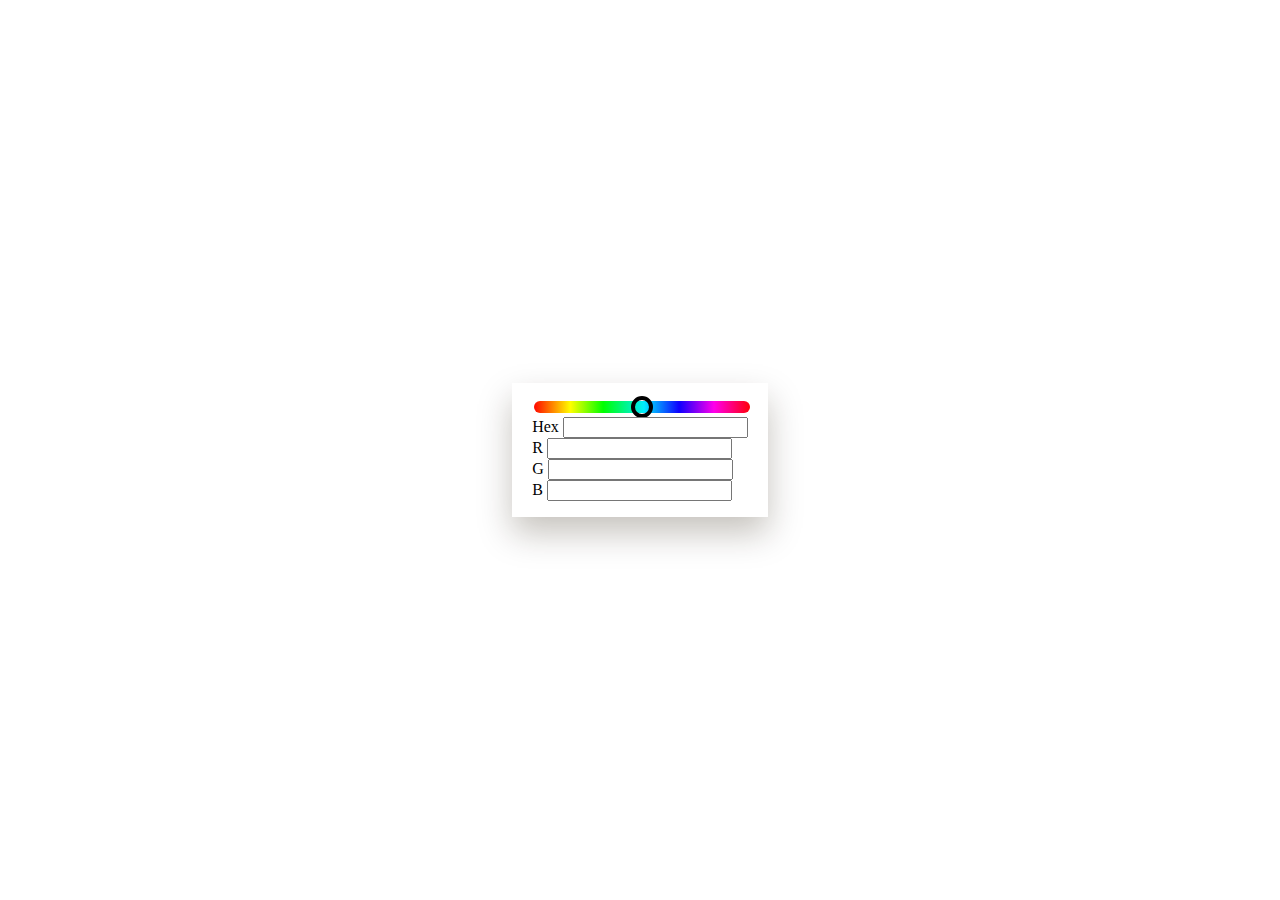
<file: color-picker/index.html>
<!DOCTYPE html>
<html lang="en">
    <head>
        <!-- 
            "Color Picker"
            Designed by Phil Goodwin for FiveBox 
            
            https://dribbble.com/shots/11146660-Color-Picker-FREEBIE
         -->
        <meta charset="UTF-8" />
        <meta name="viewport" content="width=device-width, initial-scale=1.0" />
        <title>Color Picker</title>
        <link rel="stylesheet" href="./style/main.css" />
    </head>
    <body>
        <color-picker></color-picker>
    </body>
    <script src="./components/color-picker.js"></script>
</html>
</file>
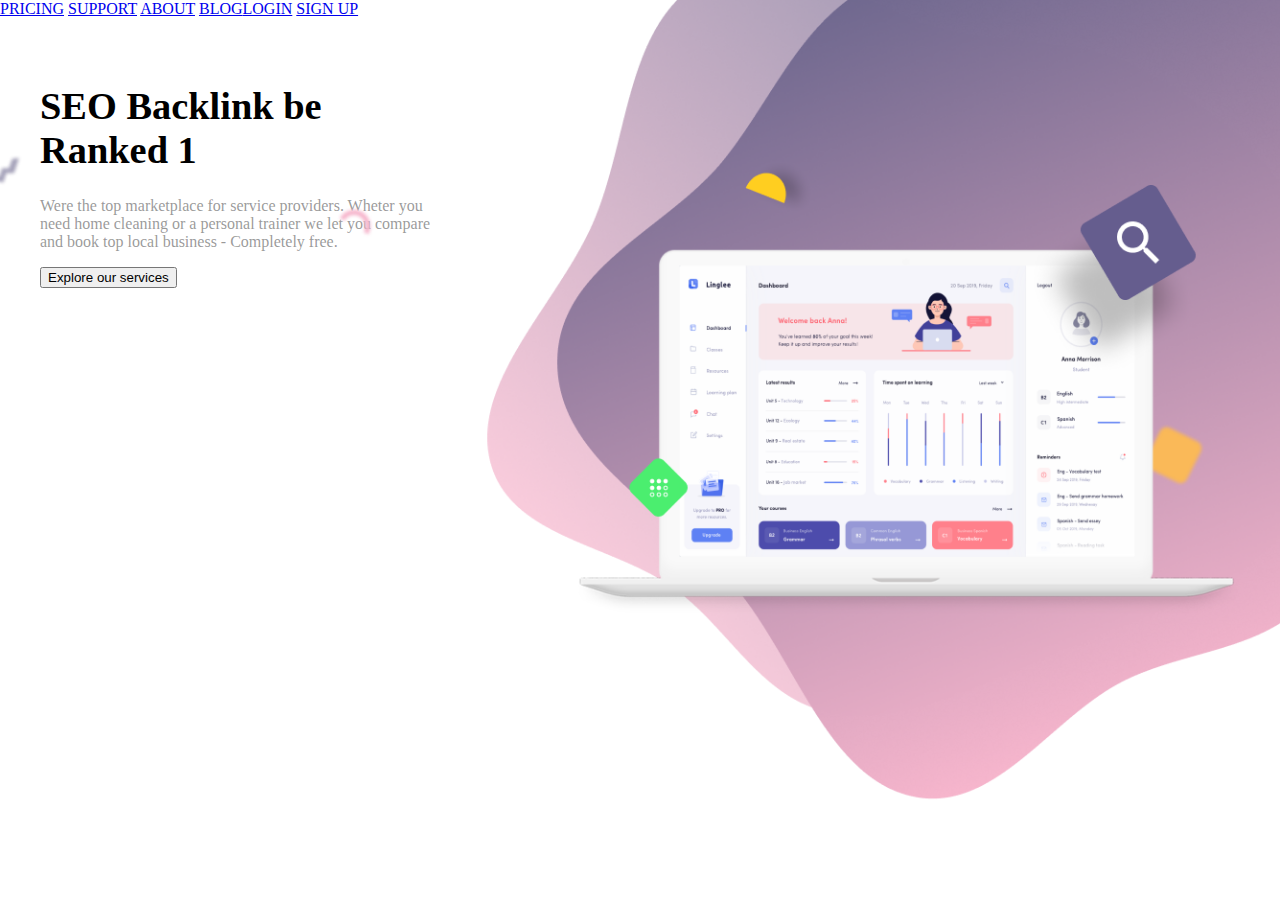
<file: seo-optimization/index.html>
<!DOCTYPE html>
<html lang="en">
  <head>
    <meta charset="UTF-8" />
    <meta name="viewport" content="width=device-width, initial-scale=1.0" />
    <title>SEO Optimization</title>
    <link rel="stylesheet" href="style/main.css" />
    <link
      rel="stylesheet"
      href="https://use.fontawesome.com/releases/v5.15.1/css/all.css"
      integrity="sha384-vp86vTRFVJgpjF9jiIGPEEqYqlDwgyBgEF109VFjmqGmIY/Y4HV4d3Gp2irVfcrp"
      crossorigin="anonymous"
    />
  </head>
  <body>
    <header>
      <nav>
        <a href="#" class="uppercase nav--item">Pricing</a>
        <a href="#" class="uppercase nav--item">Support</a>
        <a href="#" class="uppercase nav--item">About</a>
        <a href="#" class="uppercase nav--item">Blog</a>
      </nav>
      <div id="login--section">
        <a href="#" class="uppercase">Login</a>
        <a href="#" class="uppercase">sign up</a>
      </div>
    </header>

    <main>
      <div class="section" id="hero-section">
        <h1 class="title">SEO Backlink be Ranked 1</h1>
        <p class="text">
          Were the top marketplace for service providers. Wheter you need home
          cleaning or a personal trainer we let you compare and book top local
          business - Completely free.
        </p>
        <button id="call-to-action">Explore our services</button>
        <img class="bg-image" src="./assets/Dashboard image.png" alt="" />
      </div>
      <!-- <footer class="section">
        <div class="group">
          <h3 class="group--title">Company</h3>
          <div class="group--content">
            <div class="group--item">about</div>
            <div class="group--item">contact</div>
            <div class="group--item">press</div>
            <div class="group--item">team</div>
            <div class="group--item">blog</div>
          </div>
        </div>
        <div class="group">
          <h3 class="group--title">Customers</h3>
          <div class="group--content">
            <div class="group--item">services</div>
            <div class="group--item">my account</div>
            <div class="group--item">support</div>
            <div class="group--item">faq</div>
          </div>
        </div>
        <div class="group">
          <h3 class="group--title">Providers</h3>
          <div class="group--content">
            <div class="group--item">about</div>
            <div class="group--item">contact</div>
            <div class="group--item">press</div>
            <div class="group--item">team</div>
            <div class="group--item">blog</div>
          </div>
        </div>
        <div class="group" id="recent-blog">
          <h3 class="group--title">Recent blog</h3>
          <div class="group--content">
            <div class="blog-post">
              <h4 class="blog-post--title">UX Design</h4>
              <p class="blog-post--text">
                Lorem ipsum is simply dumy texts is widely used in the design.
                <a href="#">Read More</a>
              </p>
            </div>
            <div class="blog-post">
              <h4 class="blog-post--title">UX Design</h4>
              <p class="blog-post--text">
                Lorem ipsum is simply dumy texts is widely used in the design.
                <a href="#">Read More</a>
              </p>
            </div>
          </div>
        </div>
        <div class="group" id="social-media">
          <h3 class="group--title">Social Media</h3>
          <div class="group--content">
            <div class="group--item">
              <div class="icon brand-icon">
                <i class="fab fa-facebook-f"></i>
              </div>
              <span class="brand-name"> Facebook </span>
            </div>
            <div class="group--item">
              <div class="icon brand-icon">
                <i class="fab fa-twitter"></i>
              </div>
              <span class="brand-name"> Twitter </span>
            </div>
            <div class="group--item">
              <div class="icon brand-icon">
                <i class="fab fa-instagram"></i>
              </div>
              <span class="brand-name"> Instagram </span>
            </div>
            <div class="group--item">
              <div class="icon brand-icon">
                <i class="fab fa-linkedin-in"></i>
              </div>
              <span class="brand-name"> LinkedIn </span>
            </div>
          </div>
        </div>
      </footer> -->
    </main>
  </body>
</html>
</file>
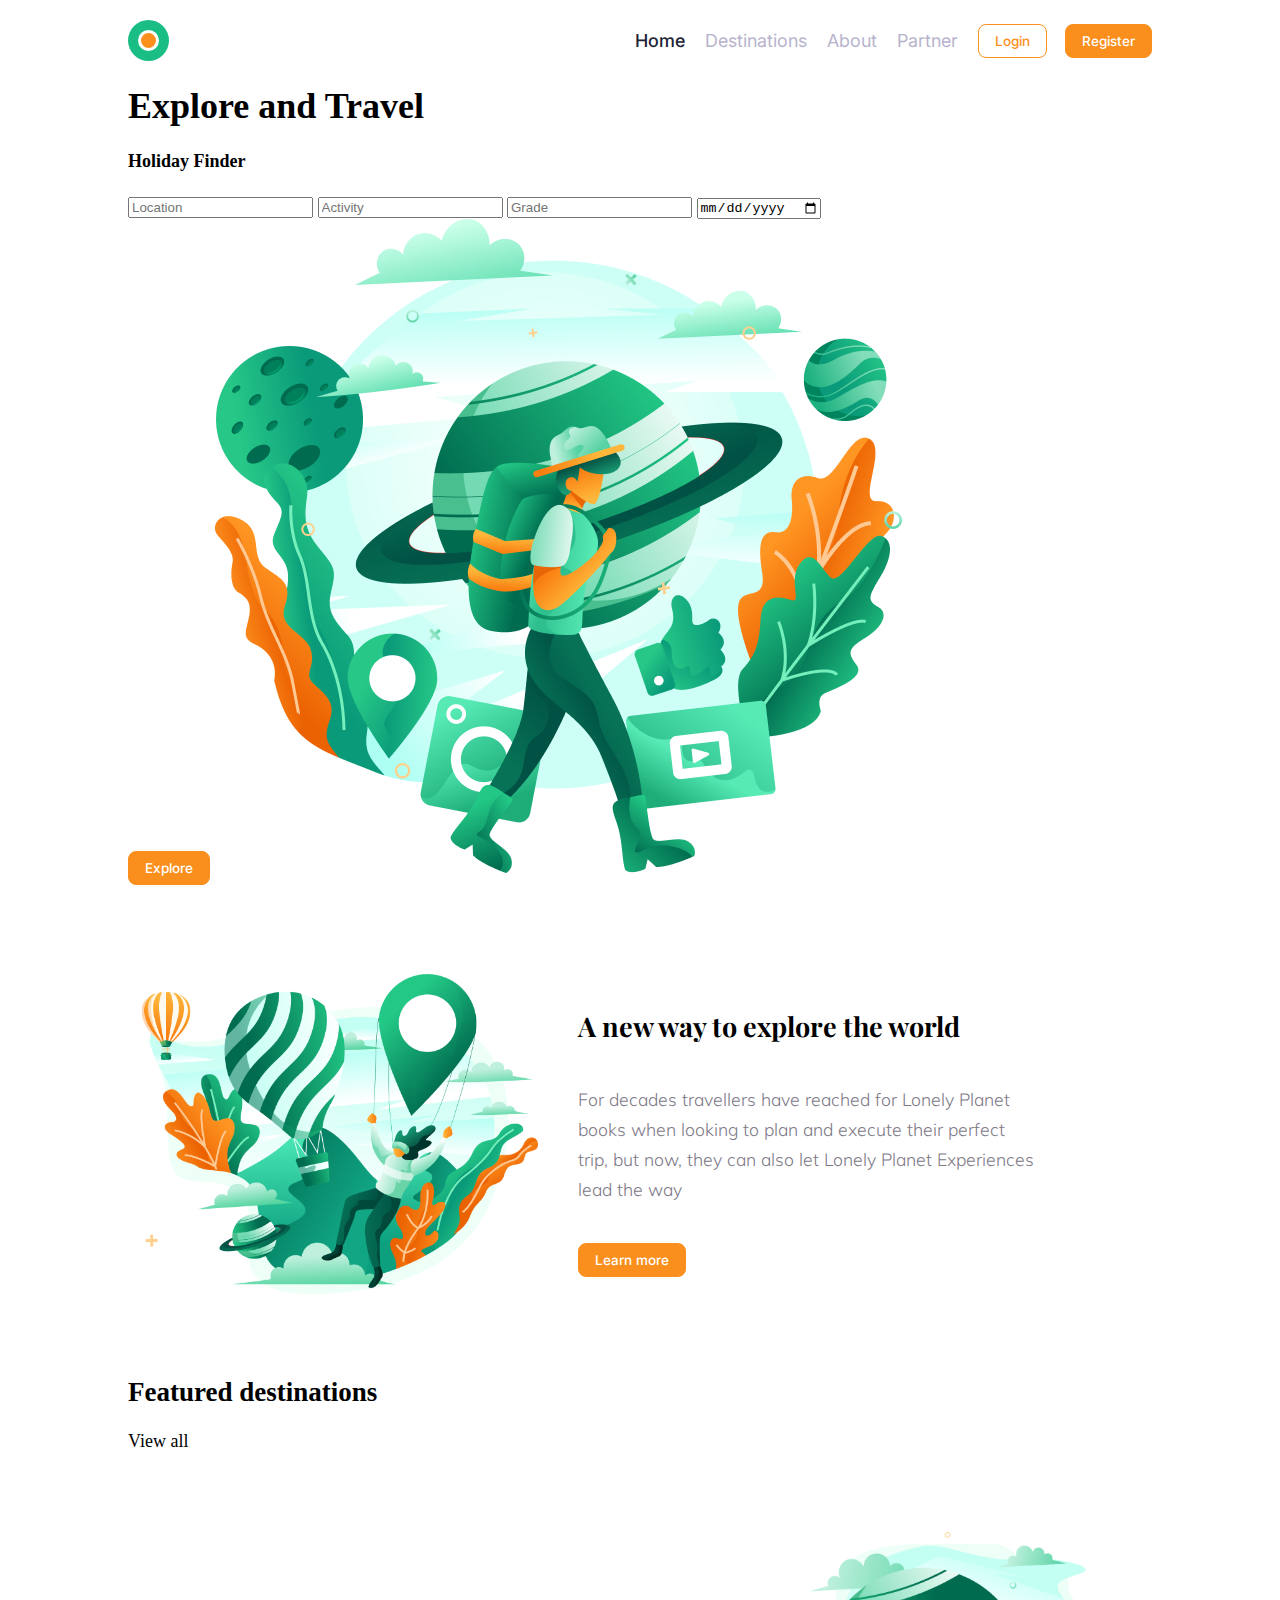
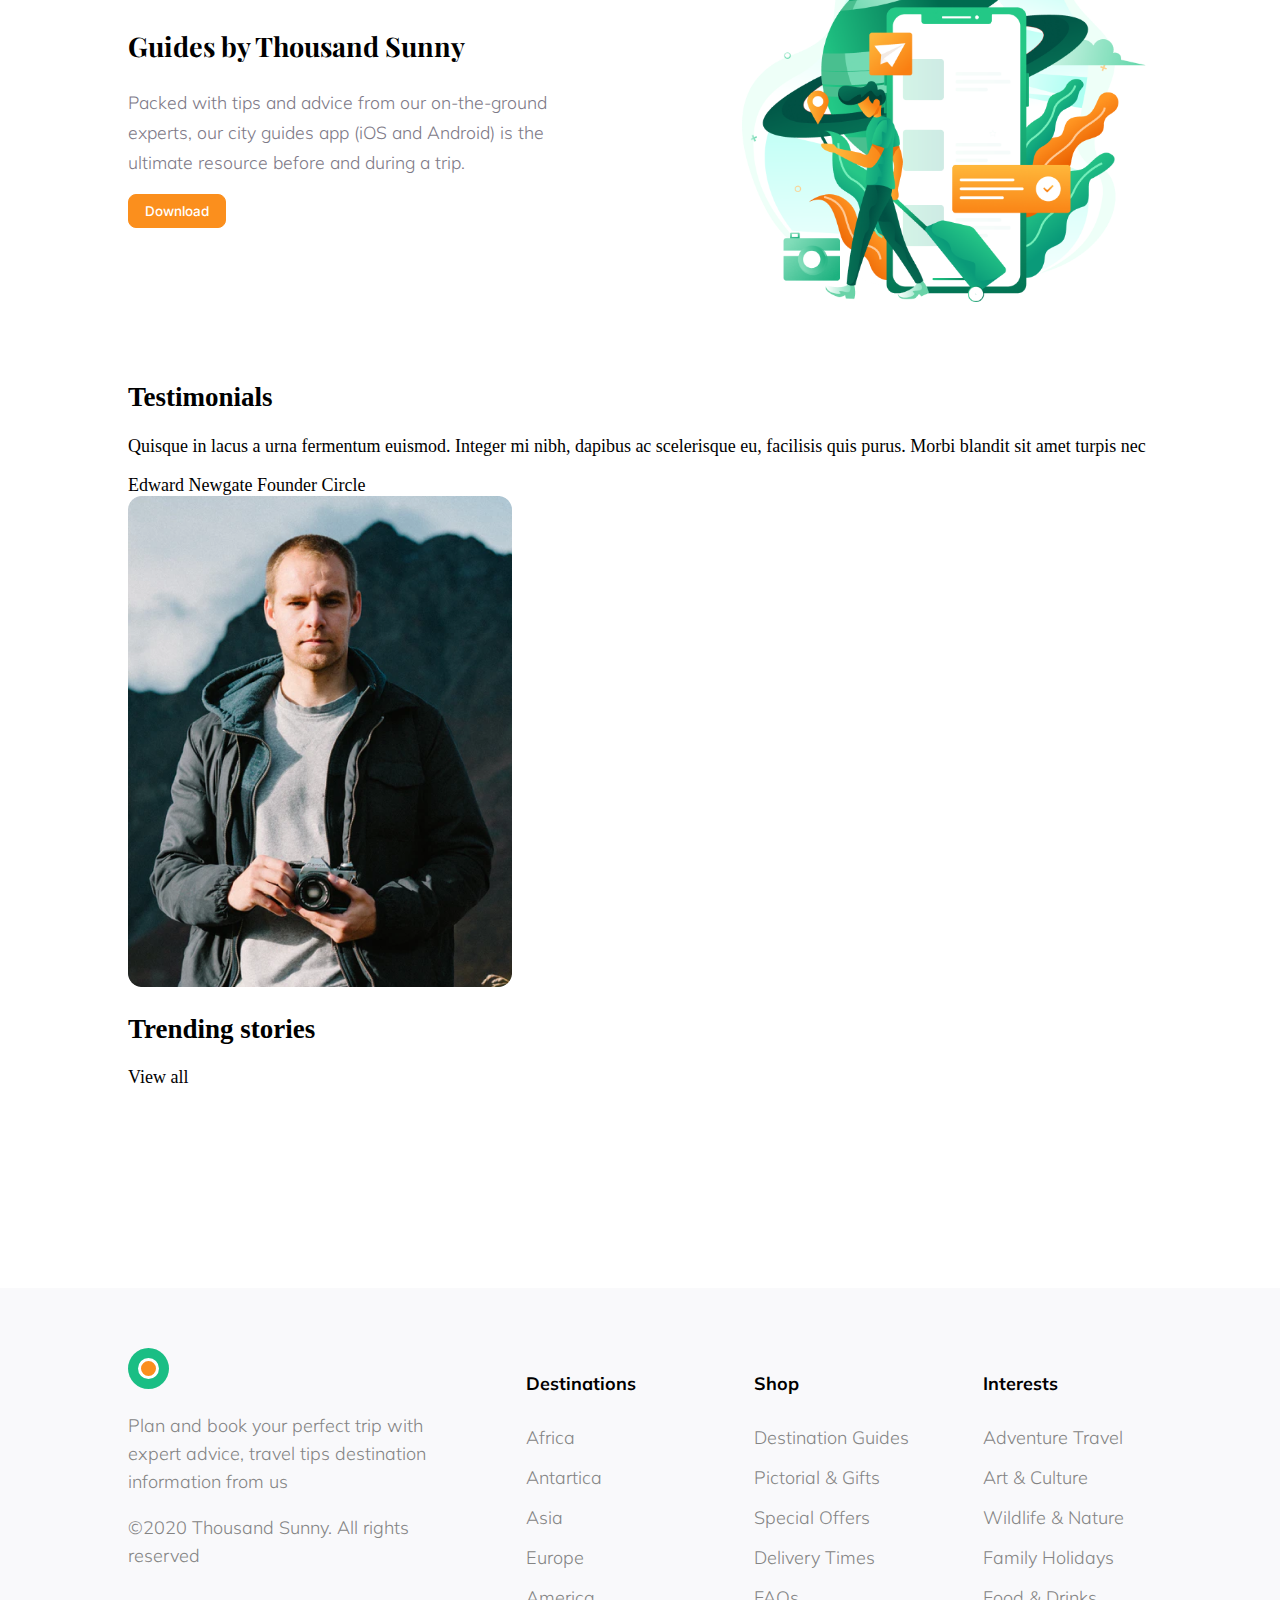
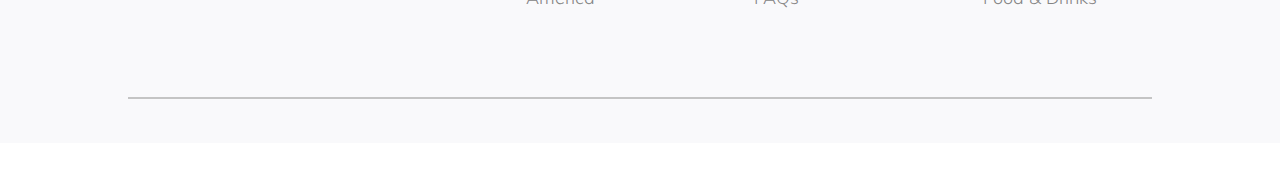
<file: tour-and-travel-website/index.html>
<!DOCTYPE html>
<html lang="en">
    <head>
        <meta charset="UTF-8" />
        <meta name="viewport" content="width=device-width, initial-scale=1.0" />
        <title>Thousand Sunny</title>
        <link
            href="https://fonts.googleapis.com/css2?family=Inter:wght@400;500;600;700&family=Mulish:wght@300;400;700&family=Playfair+Display:wght@700&display=swap"
            rel="stylesheet"
        />
        <link
            rel="stylesheet"
            href="https://use.fontawesome.com/releases/v5.15.1/css/all.css"
            integrity="sha384-vp86vTRFVJgpjF9jiIGPEEqYqlDwgyBgEF109VFjmqGmIY/Y4HV4d3Gp2irVfcrp"
            crossorigin="anonymous"
        />
        <link rel="stylesheet" href="./style/main.css" />
        <link rel="shortcut icon" href="./assets/logo.svg" type="image/svg" />
    </head>
    <body>
        <div id="container">
            <header>
                <img src="./assets/logo.svg" alt="logo" class="logo" />
                <nav>
                    <a href="#" class="nav--link selected">Home</a>
                    <a href="#" class="nav--link">Destinations</a>
                    <a href="#" class="nav--link">About</a>
                    <a href="#" class="nav--link">Partner</a>
                </nav>
                <div class="buttons-container">
                    <button class="btn-secondary">Login</button>
                    <button class="btn-primary">Register</button>
                </div>
            </header>

            <main>
                <section id="section-1">
                    <h1>Explore and Travel</h1>
                    <h4>Holiday Finder</h4>
                    <div>
                        <input type="text" placeholder="Location" />
                        <input type="text" placeholder="Activity" />
                        <input type="text" placeholder="Grade" />
                        <input type="date" placeholder="Date" />
                    </div>
                    <button class="btn-primary">Explore</button>
                    <img src="./assets/section-1.png" alt="" />
                </section>
                <section id="section-2" class="section">
                    <img src="./assets/section-2.png" />
                    <h2 class="section--heading">
                        A new way to explore the world
                    </h2>
                    <p class="section--description">
                        For decades travellers have reached for Lonely Planet
                        books when looking to plan and execute their perfect
                        trip, but now, they can also let Lonely Planet
                        Experiences lead the way
                    </p>
                    <button class="btn-primary">Learn more</button>
                </section>
                <section id="section-3">
                    <div>
                        <h2>Featured destinations</h2>
                        <a href="#">
                            View all
                            <i class="fas fa-chevron-right"></i>
                        </a>
                    </div>
                    <!-- <div>
                        <div>
                            <img src="./assets/Mask Group-1.png" alt="" />
                            <div>
                                <span class="location-name">Raja Ampat</span>
                                <span class="location-country">Indonesia</span>
                            </div>
                        </div>
                    </div> -->
                </section>
                <section id="section-4" class="section">
                    <div>
                        <h2 class="section--heading">
                            Guides by Thousand Sunny
                        </h2>
                        <p class="section--description">
                            Packed with tips and advice from our on-the-ground
                            experts, our city guides app (iOS and Android) is
                            the ultimate resource before and during a trip.
                        </p>
                        <button class="btn-primary">Download</button>
                    </div>
                    <img src="./assets/section-4.png" alt="" />
                </section>
                <section id="section-5">
                    <h2>Testimonials</h2>
                    <div class="testimonial-container">
                        <div id="testimonial--rating"></div>
                        <p id="testimonial--content">
                            Quisque in lacus a urna fermentum euismod. Integer
                            mi nibh, dapibus ac scelerisque eu, facilisis quis
                            purus. Morbi blandit sit amet turpis nec
                        </p>
                        <div id="testimonial--author">
                            <span id="testimonial--author-name">
                                Edward Newgate
                            </span>
                            <span id="testimonial--author-info">
                                Founder Circle
                            </span>
                        </div>

                        <div>
                            <img
                                src="./assets/photo.png"
                                class="testimonial--author-info"
                            />
                            <div id="controls"></div>
                        </div>
                    </div>
                </section>
                <section id="section-6">
                    <div>
                        <h2>Trending stories</h2>
                        <a href="#">
                            View all
                            <i class="fas fa-chevron-right"></i>
                        </a>
                    </div>
                    <div></div>
                </section>
            </main>
        </div>

        <footer>
            <div id="inner">
                <div id="brand">
                    <img src="./assets/logo.svg" alt="logo" class="logo" />
                    <p>
                        Plan and book your perfect trip with expert advice,
                        travel tips destination information from us
                    </p>
                    <p>©2020 Thousand Sunny. All rights reserved</p>
                </div>
                <div id="destinations-links" class="links-section">
                    <h4>Destinations</h4>
                    <div class="links-container">
                        <a href="#" class="link">Africa</a>
                        <a href="#" class="link">Antartica</a>
                        <a href="#" class="link">Asia</a>
                        <a href="#" class="link">Europe</a>
                        <a href="#" class="link">America</a>
                    </div>
                </div>

                <div id="shop-links" class="links-section">
                    <h4>Shop</h4>
                    <div class="links-container">
                        <a href="#" class="link">Destination Guides</a>
                        <a href="#" class="link">Pictorial & Gifts</a>
                        <a href="#" class="link">Special Offers</a>
                        <a href="#" class="link">Delivery Times</a>
                        <a href="#" class="link">FAQs</a>
                    </div>
                </div>

                <div id="interests-links" class="links-section">
                    <h4>Interests</h4>
                    <div class="links-container">
                        <a href="#" class="link">Adventure Travel</a>
                        <a href="#" class="link">Art & Culture</a>
                        <a href="#" class="link">Wildlife & Nature</a>
                        <a href="#" class="link">Family Holidays</a>
                        <a href="#" class="link">Food & Drinks</a>
                    </div>
                </div>
            </div>
            <hr color="#c4c4c4" />
            <div id="contact-social-media">
                <i class="fab fa-twitter"></i>
                <i class="fab fa-facebook"></i>
                <i class="fab fa-instagram"></i>
                <i class="fab fa-linkedin"></i>
                <i class="fab fa-youtube"></i>
            </div>
        </footer>
    </body>
</html>
</file>
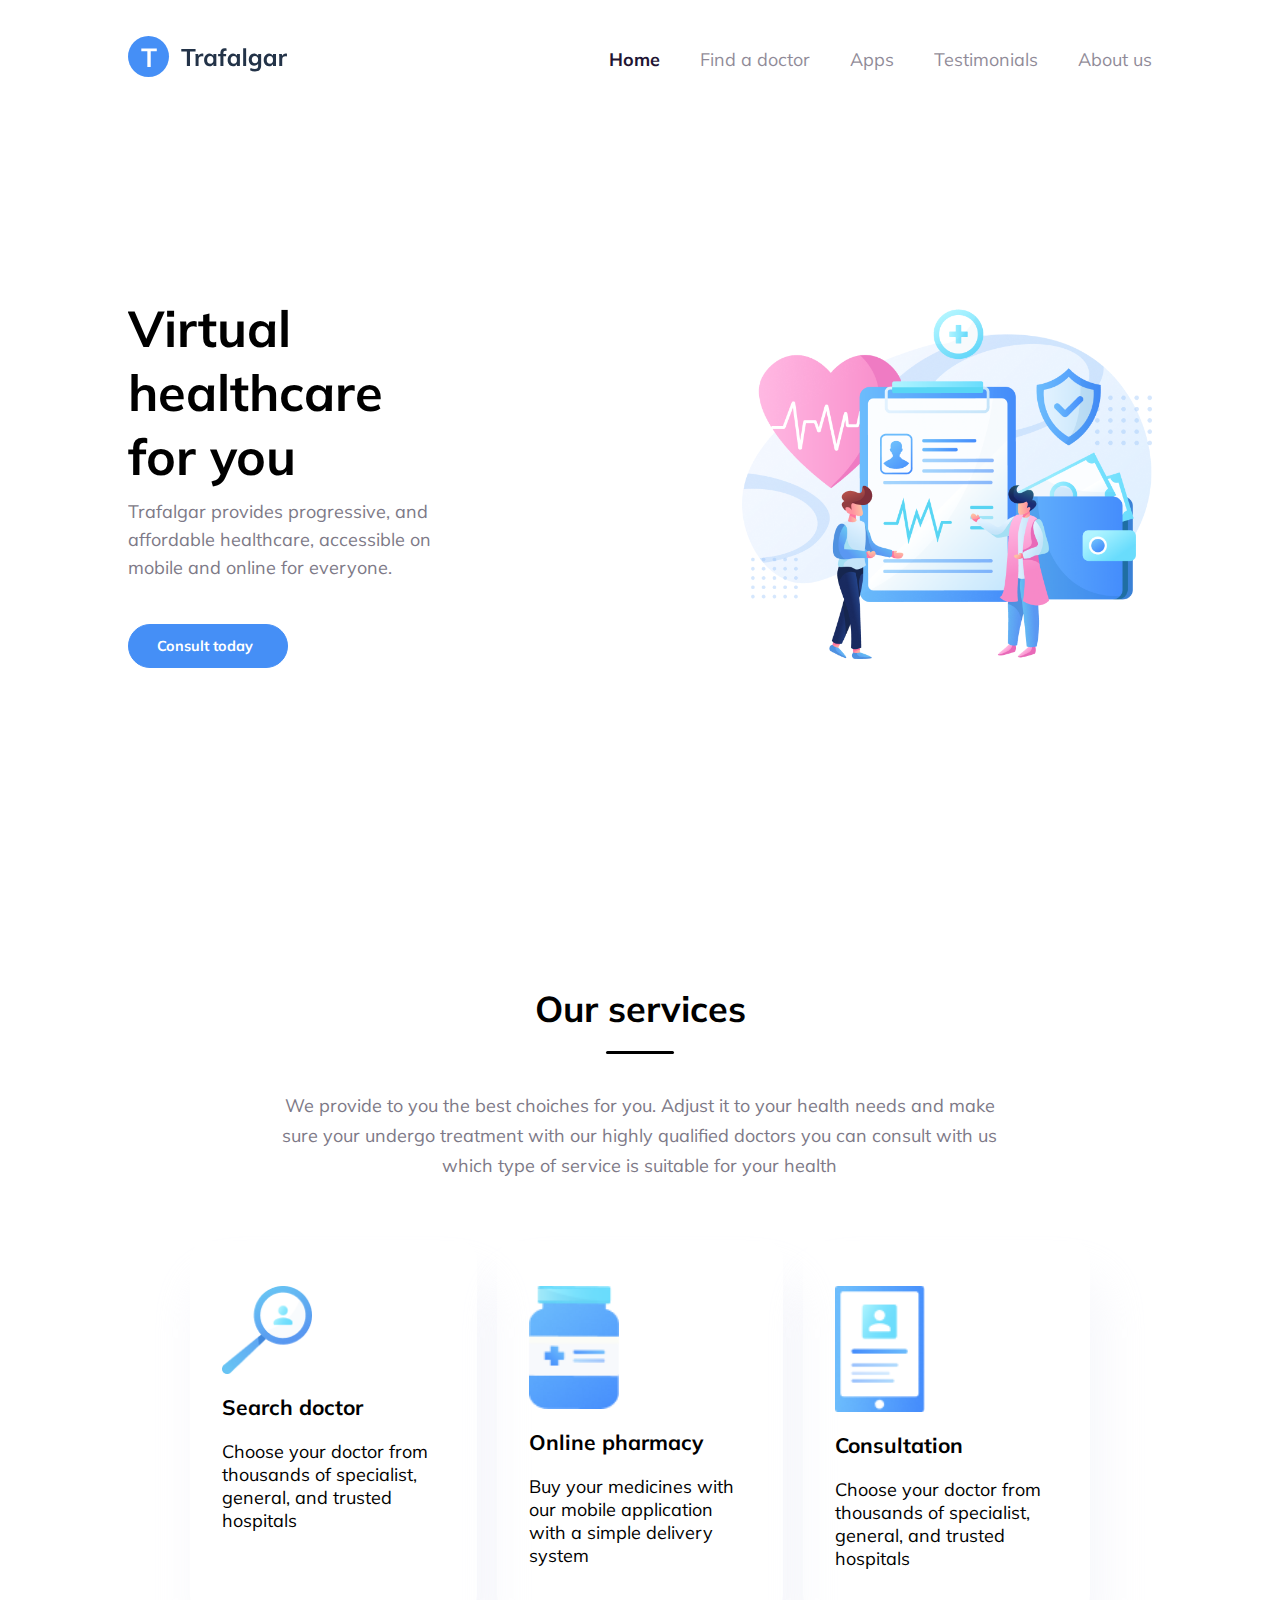
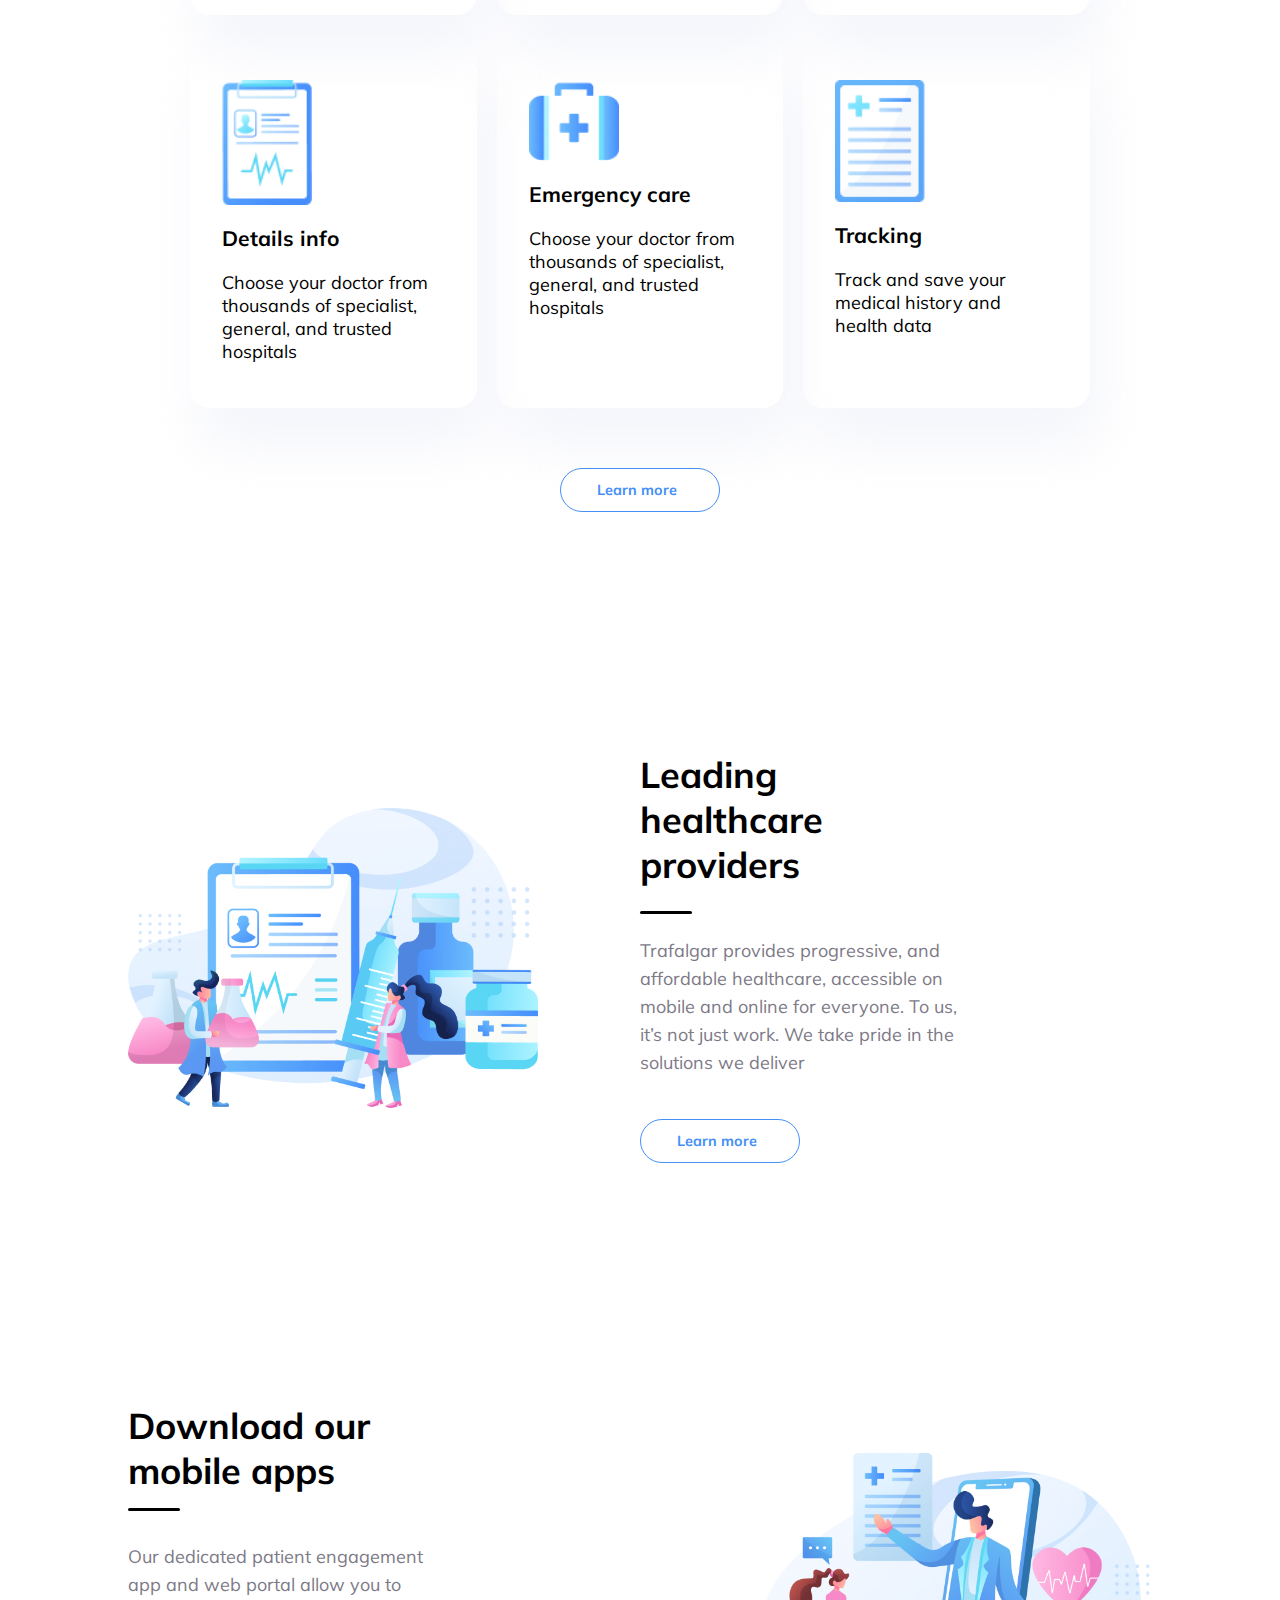
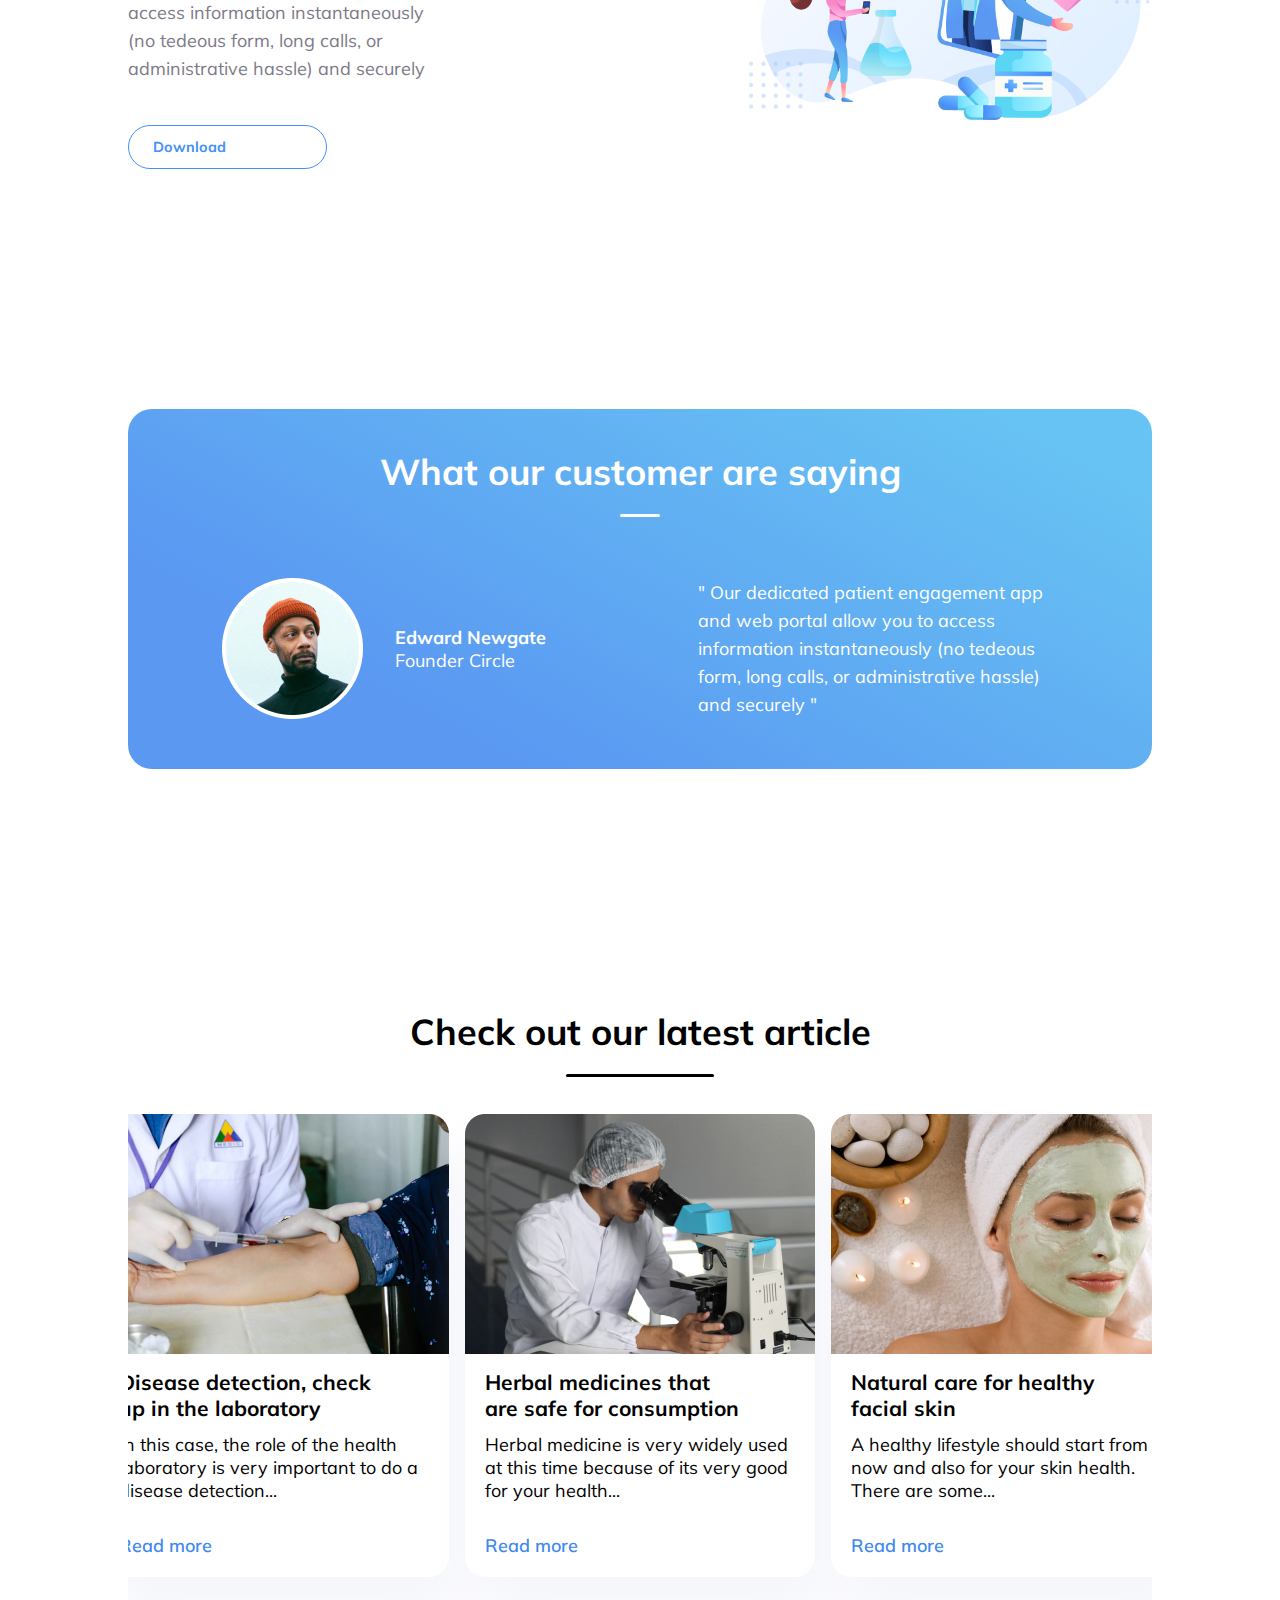
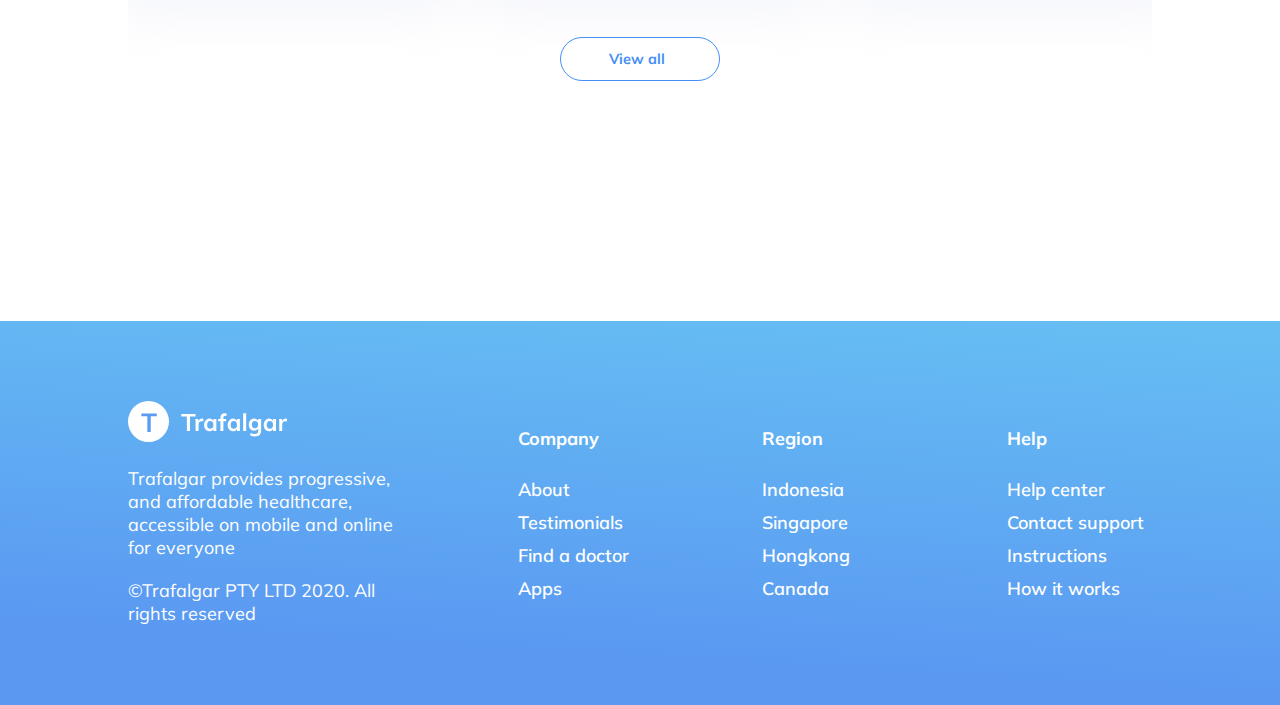
<file: trafalgar-landing-page/index.html>
<!DOCTYPE html>
<html lang="en">
    <head>
        <!--
            "Landing Page - Trafalgar"
            Designed By Aryo Pamungkas For SLAB Design Studio
            
            https://dribbble.com/shots/12514026--FIGMA-FREEBIE-Landing-page-for-a-healthcare-startup
        -->
        <meta charset="UTF-8" />
        <meta name="viewport" content="width=device-width, initial-scale=1" />
        <title>Home | Trafalgar</title>
        <link rel="stylesheet" href="./style/main.css" />
        <link
            href="https://fonts.googleapis.com/css2?family=Mulish:wght@400;700&display=swap"
            rel="stylesheet"
        />

        <link
            href="https://fonts.googleapis.com/icon?family=Material+Icons"
            rel="stylesheet"
        />
        <link rel="shortcut icon" href="./assets/logo.svg" type="image/svg" />
    </head>
    <body data-nav-toggled="false">
        <header>
            <div class="brand">
                <svg class="logo" width="160" height="41" viewBox="0 0 160 41">
                    <path
                        d="M58.856 15.456H53.288V12.912H67.568V15.456H61.976V30H58.856V15.456ZM74.1209 17.592C74.5849 17.592 74.9849 17.656 75.3209 17.784L75.2969 20.52C74.7849 20.312 74.2569 20.208 73.7129 20.208C72.6889 20.208 71.9049 20.504 71.3609 21.096C70.8329 21.688 70.5689 22.472 70.5689 23.448V30H67.5929V21.312C67.5929 20.032 67.5289 18.888 67.4009 17.88H70.2089L70.4489 20.016C70.7529 19.232 71.2329 18.632 71.8889 18.216C72.5449 17.8 73.2889 17.592 74.1209 17.592ZM88.349 17.88V30H85.397V28.056C85.029 28.728 84.501 29.256 83.813 29.64C83.125 30.008 82.341 30.192 81.461 30.192C80.405 30.192 79.469 29.936 78.653 29.424C77.837 28.912 77.205 28.184 76.757 27.24C76.309 26.296 76.085 25.2 76.085 23.952C76.085 22.704 76.309 21.6 76.757 20.64C77.221 19.664 77.861 18.912 78.677 18.384C79.493 17.84 80.421 17.568 81.461 17.568C82.341 17.568 83.125 17.76 83.813 18.144C84.501 18.512 85.029 19.032 85.397 19.704V17.88H88.349ZM82.277 27.84C83.269 27.84 84.037 27.496 84.581 26.808C85.125 26.12 85.397 25.152 85.397 23.904C85.397 22.624 85.125 21.64 84.581 20.952C84.037 20.264 83.261 19.92 82.253 19.92C81.261 19.92 80.485 20.28 79.925 21C79.381 21.704 79.109 22.688 79.109 23.952C79.109 25.2 79.381 26.16 79.925 26.832C80.485 27.504 81.269 27.84 82.277 27.84ZM97.3524 14.712C96.0564 14.712 95.4084 15.424 95.4084 16.848V17.88H98.1204V20.136H95.4084V30H92.4084V20.136H90.1044V17.88H92.4084V16.704C92.4084 15.264 92.7684 14.16 93.4884 13.392C94.2244 12.608 95.2724 12.216 96.6324 12.216C97.3844 12.216 98.0164 12.312 98.5284 12.504V14.88C98.0804 14.768 97.6884 14.712 97.3524 14.712ZM111.904 17.88V30H108.952V28.056C108.584 28.728 108.056 29.256 107.368 29.64C106.68 30.008 105.896 30.192 105.016 30.192C103.96 30.192 103.024 29.936 102.208 29.424C101.392 28.912 100.76 28.184 100.312 27.24C99.8637 26.296 99.6397 25.2 99.6397 23.952C99.6397 22.704 99.8637 21.6 100.312 20.64C100.776 19.664 101.416 18.912 102.232 18.384C103.048 17.84 103.976 17.568 105.016 17.568C105.896 17.568 106.68 17.76 107.368 18.144C108.056 18.512 108.584 19.032 108.952 19.704V17.88H111.904ZM105.832 27.84C106.824 27.84 107.592 27.496 108.136 26.808C108.68 26.12 108.952 25.152 108.952 23.904C108.952 22.624 108.68 21.64 108.136 20.952C107.592 20.264 106.816 19.92 105.808 19.92C104.816 19.92 104.04 20.28 103.48 21C102.936 21.704 102.664 22.688 102.664 23.952C102.664 25.2 102.936 26.16 103.48 26.832C104.04 27.504 104.824 27.84 105.832 27.84ZM115.171 12.336H118.147V30H115.171V12.336ZM133.141 17.88V29.616C133.141 31.504 132.621 32.936 131.581 33.912C130.541 34.888 129.013 35.376 126.997 35.376C125.125 35.376 123.477 34.984 122.053 34.2L122.533 31.92C124.005 32.688 125.469 33.072 126.925 33.072C129.085 33.072 130.165 32 130.165 29.856V27.456C129.797 28.112 129.261 28.648 128.557 29.064C127.853 29.464 127.061 29.664 126.181 29.664C125.125 29.664 124.181 29.416 123.349 28.92C122.533 28.408 121.893 27.696 121.429 26.784C120.981 25.856 120.757 24.8 120.757 23.616C120.757 22.432 120.981 21.384 121.429 20.472C121.893 19.544 122.533 18.832 123.349 18.336C124.181 17.824 125.125 17.568 126.181 17.568C127.077 17.568 127.869 17.76 128.557 18.144C129.261 18.512 129.797 19.032 130.165 19.704V17.88H133.141ZM126.973 27.312C127.965 27.312 128.741 26.984 129.301 26.328C129.877 25.672 130.165 24.768 130.165 23.616C130.165 22.464 129.885 21.56 129.325 20.904C128.765 20.248 127.981 19.92 126.973 19.92C125.981 19.92 125.197 20.248 124.621 20.904C124.061 21.56 123.781 22.464 123.781 23.616C123.781 24.768 124.061 25.672 124.621 26.328C125.197 26.984 125.981 27.312 126.973 27.312ZM147.974 17.88V30H145.022V28.056C144.654 28.728 144.126 29.256 143.438 29.64C142.75 30.008 141.966 30.192 141.086 30.192C140.03 30.192 139.094 29.936 138.278 29.424C137.462 28.912 136.83 28.184 136.382 27.24C135.934 26.296 135.71 25.2 135.71 23.952C135.71 22.704 135.934 21.6 136.382 20.64C136.846 19.664 137.486 18.912 138.302 18.384C139.118 17.84 140.046 17.568 141.086 17.568C141.966 17.568 142.75 17.76 143.438 18.144C144.126 18.512 144.654 19.032 145.022 19.704V17.88H147.974ZM141.902 27.84C142.894 27.84 143.662 27.496 144.206 26.808C144.75 26.12 145.022 25.152 145.022 23.904C145.022 22.624 144.75 21.64 144.206 20.952C143.662 20.264 142.886 19.92 141.878 19.92C140.886 19.92 140.11 20.28 139.55 21C139.006 21.704 138.734 22.688 138.734 23.952C138.734 25.2 139.006 26.16 139.55 26.832C140.11 27.504 140.894 27.84 141.902 27.84ZM157.769 17.592C158.233 17.592 158.633 17.656 158.969 17.784L158.945 20.52C158.433 20.312 157.905 20.208 157.361 20.208C156.337 20.208 155.553 20.504 155.009 21.096C154.481 21.688 154.217 22.472 154.217 23.448V30H151.241V21.312C151.241 20.032 151.177 18.888 151.049 17.88H153.857L154.097 20.016C154.401 19.232 154.881 18.632 155.537 18.216C156.193 17.8 156.937 17.592 157.769 17.592Z"
                        class="logo-text"
                    />
                    <circle
                        cx="20.5"
                        cy="20.5"
                        r="20.5"
                        class="logo-circle-bg"
                    />
                    <path
                        d="M19.344 15.244H13.312V12.488H28.782V15.244H22.724V31H19.344V15.244Z"
                        class="inner-letter-t"
                    />
                </svg>

                <!-- <img src="./assets/logo.svg" alt="logo" /> -->
            </div>

            <div class="nav-icon">
                <!-- Show icon using ::after -->
                <!-- <i class="material-icons">menu</i> -->
            </div>

            <nav>
                <a href="#" class="selected">Home</a>
                <a href="#find-a-doctor">Find a doctor</a>
                <a href="#apps">Apps</a>
                <a href="#testimonials">Testimonials</a>
                <a href="#about-us">About us</a>
            </nav>
        </header>

        <section id="hero-section" class="section--image">
            <div>
                <h1>Virtual healthcare for you</h1>
                <p>
                    Trafalgar provides progressive, and affordable healthcare,
                    accessible on mobile and online for everyone.
                </p>
                <button class="button--primary">Consult today</button>
            </div>
            <img
                src="./assets/trafalgar-header-illustration.png"
                alt="illustration"
                class="section--image__image"
            />
        </section>

        <section id="services" class="section--normal">
            <h2>Our services</h2>
            <p class="section__description">
                We provide to you the best choiches for you. Adjust it to your
                health needs and make sure your undergo treatment with our
                highly qualified doctors you can consult with us which type of
                service is suitable for your health
            </p>

            <div class="service-cards-container">
                <!-- TK Create css for service card -->
                <!-- Service card's id is used to set the image URL from javascript -->
                <!-- If you are changing it, be sure to rename the image in the ./assets/ directory too   -->
                <div class="service-card" id="search-doctor">
                    <img class="service-card__img" alt="service img" />
                    <h3 class="service-card__heading">Search doctor</h3>
                    <p class="service-card__description">
                        Choose your doctor from thousands of specialist,
                        general, and trusted hospitals
                    </p>
                </div>
                <div class="service-card" id="online-pharmacy">
                    <img class="service-card__img" alt="service img" />
                    <h3 class="service-card__heading">Online pharmacy</h3>
                    <p class="service-card__description">
                        Buy your medicines with our mobile application with a
                        simple delivery system
                    </p>
                </div>
                <div class="service-card" id="consultation">
                    <img class="service-card__img" alt="service img" />
                    <h3 class="service-card__heading">Consultation</h3>
                    <p class="service-card__description">
                        Choose your doctor from thousands of specialist,
                        general, and trusted hospitals
                    </p>
                </div>
                <div class="service-card" id="details-info">
                    <img class="service-card__img" alt="service img" />
                    <h3 class="service-card__heading">Details info</h3>
                    <p class="service-card__description">
                        Choose your doctor from thousands of specialist,
                        general, and trusted hospitals
                    </p>
                </div>
                <div class="service-card" id="emergency-care">
                    <img class="service-card__img" alt="service img" />
                    <h3 class="service-card__heading">Emergency care</h3>
                    <p class="service-card__description">
                        Choose your doctor from thousands of specialist,
                        general, and trusted hospitals
                    </p>
                </div>
                <div class="service-card" id="tracking">
                    <img class="service-card__img" alt="service img" />
                    <h3 class="service-card__heading">Tracking</h3>
                    <p class="service-card__description">
                        Track and save your medical history and health data
                    </p>
                </div>
            </div>

            <button class="button--secondary">Learn more</button>
        </section>

        <section class="section--image">
            <img
                src="./assets/trafalgar-illustration-sec02.png"
                alt="illustration"
                class="section--image__image"
            />
            <div>
                <h2>Leading healthcare providers</h2>
                <p>
                    Trafalgar provides progressive, and affordable healthcare,
                    accessible on mobile and online for everyone. To us, it’s
                    not just work. We take pride in the solutions we deliver
                </p>
                <button class="button--secondary">Learn more</button>
            </div>
        </section>
        <section id="download-our-apps" class="section--image">
            <div>
                <h2>Download our mobile apps</h2>
                <p>
                    Our dedicated patient engagement app and web portal allow
                    you to access information instantaneously (no tedeous form,
                    long calls, or administrative hassle) and securely
                </p>
                <button data-icon="south" class="button--secondary">
                    Download
                </button>
            </div>
            <img
                src="./assets/trafalgar-illustration-sec03.png"
                class="section--image__image"
                alt=""
            />
        </section>
        <section id="testimonials" class="section--normal">
            <h2 class="">What our customer are saying</h2>

            <div class="testimonial-scroll">
                <div class="testimonial-card">
                    <img
                        class="testimonial-card__user-img"
                        src="./assets/user.png"
                        alt="user"
                    />
                    <div class="testimonial-card__user-details">
                        <span class="testimonial-card__user-name"
                            >Edward Newgate</span
                        >
                        <span class="testimonial-card__user-info"
                            >Founder Circle</span
                        >
                    </div>
                    <p class="testimonial-card__content">
                        Our dedicated patient engagement app and web portal
                        allow you to access information instantaneously (no
                        tedeous form, long calls, or administrative hassle) and
                        securely
                    </p>
                </div>

                <div class="testimonial-scroll__scroll-controls">
                    <i class="material-icons previous">west</i>
                    <i class="material-icons circle">circle</i>
                    <i class="material-icons next">east</i>
                </div>
            </div>
        </section>

        <section class="section--normal">
            <h2>Check out our latest article</h2>
            <div class="article-cards-container">
                <div class="article-card">
                    <img
                        alt="article preview"
                        class="article-card__preview"
                        src="./assets/disease-detection.png"
                    />
                    <div class="article-card__body">
                        <h3 class="article-card__heading">
                            Disease detection, check up in the laboratory
                        </h3>
                        <p class="article-card__description">
                            In this case, the role of the health laboratory is
                            very important to do a disease detection...
                        </p>

                        <a
                            href="#"
                            class="article-card__read-more"
                            data-icon="east"
                            >Read more</a
                        >
                    </div>
                </div>
                <div class="article-card">
                    <img
                        alt="article preview"
                        class="article-card__preview"
                        src="./assets/herbal-medicines.png"
                    />
                    <div class="article-card__body">
                        <h3 class="article-card__heading">
                            Herbal medicines that are safe for consumption
                        </h3>
                        <p class="article-card__description">
                            Herbal medicine is very widely used at this time
                            because of its very good for your health...
                        </p>

                        <a
                            href="#"
                            class="article-card__read-more"
                            data-icon="east"
                            >Read more</a
                        >
                    </div>
                </div>
                <div class="article-card">
                    <img
                        alt="article preview"
                        class="article-card__preview"
                        src="./assets/natural-care.png"
                    />
                    <div class="article-card__body">
                        <h3 class="article-card__heading">
                            Natural care for healthy facial skin
                        </h3>
                        <p class="article-card__description">
                            A healthy lifestyle should start from now and also
                            for your skin health. There are some...
                        </p>

                        <a
                            href="#"
                            class="article-card__read-more"
                            data-icon="east"
                            >Read more</a
                        >
                    </div>
                </div>
            </div>
            <button class="button--secondary">View all</button>
        </section>
    </body>
    <footer>
        <div id="about">
            <div class="brand">
                <svg
                    class="logo--light"
                    width="160"
                    height="41"
                    viewBox="0 0 160 41"
                >
                    <path
                        d="M58.856 15.456H53.288V12.912H67.568V15.456H61.976V30H58.856V15.456ZM74.1209 17.592C74.5849 17.592 74.9849 17.656 75.3209 17.784L75.2969 20.52C74.7849 20.312 74.2569 20.208 73.7129 20.208C72.6889 20.208 71.9049 20.504 71.3609 21.096C70.8329 21.688 70.5689 22.472 70.5689 23.448V30H67.5929V21.312C67.5929 20.032 67.5289 18.888 67.4009 17.88H70.2089L70.4489 20.016C70.7529 19.232 71.2329 18.632 71.8889 18.216C72.5449 17.8 73.2889 17.592 74.1209 17.592ZM88.349 17.88V30H85.397V28.056C85.029 28.728 84.501 29.256 83.813 29.64C83.125 30.008 82.341 30.192 81.461 30.192C80.405 30.192 79.469 29.936 78.653 29.424C77.837 28.912 77.205 28.184 76.757 27.24C76.309 26.296 76.085 25.2 76.085 23.952C76.085 22.704 76.309 21.6 76.757 20.64C77.221 19.664 77.861 18.912 78.677 18.384C79.493 17.84 80.421 17.568 81.461 17.568C82.341 17.568 83.125 17.76 83.813 18.144C84.501 18.512 85.029 19.032 85.397 19.704V17.88H88.349ZM82.277 27.84C83.269 27.84 84.037 27.496 84.581 26.808C85.125 26.12 85.397 25.152 85.397 23.904C85.397 22.624 85.125 21.64 84.581 20.952C84.037 20.264 83.261 19.92 82.253 19.92C81.261 19.92 80.485 20.28 79.925 21C79.381 21.704 79.109 22.688 79.109 23.952C79.109 25.2 79.381 26.16 79.925 26.832C80.485 27.504 81.269 27.84 82.277 27.84ZM97.3524 14.712C96.0564 14.712 95.4084 15.424 95.4084 16.848V17.88H98.1204V20.136H95.4084V30H92.4084V20.136H90.1044V17.88H92.4084V16.704C92.4084 15.264 92.7684 14.16 93.4884 13.392C94.2244 12.608 95.2724 12.216 96.6324 12.216C97.3844 12.216 98.0164 12.312 98.5284 12.504V14.88C98.0804 14.768 97.6884 14.712 97.3524 14.712ZM111.904 17.88V30H108.952V28.056C108.584 28.728 108.056 29.256 107.368 29.64C106.68 30.008 105.896 30.192 105.016 30.192C103.96 30.192 103.024 29.936 102.208 29.424C101.392 28.912 100.76 28.184 100.312 27.24C99.8637 26.296 99.6397 25.2 99.6397 23.952C99.6397 22.704 99.8637 21.6 100.312 20.64C100.776 19.664 101.416 18.912 102.232 18.384C103.048 17.84 103.976 17.568 105.016 17.568C105.896 17.568 106.68 17.76 107.368 18.144C108.056 18.512 108.584 19.032 108.952 19.704V17.88H111.904ZM105.832 27.84C106.824 27.84 107.592 27.496 108.136 26.808C108.68 26.12 108.952 25.152 108.952 23.904C108.952 22.624 108.68 21.64 108.136 20.952C107.592 20.264 106.816 19.92 105.808 19.92C104.816 19.92 104.04 20.28 103.48 21C102.936 21.704 102.664 22.688 102.664 23.952C102.664 25.2 102.936 26.16 103.48 26.832C104.04 27.504 104.824 27.84 105.832 27.84ZM115.171 12.336H118.147V30H115.171V12.336ZM133.141 17.88V29.616C133.141 31.504 132.621 32.936 131.581 33.912C130.541 34.888 129.013 35.376 126.997 35.376C125.125 35.376 123.477 34.984 122.053 34.2L122.533 31.92C124.005 32.688 125.469 33.072 126.925 33.072C129.085 33.072 130.165 32 130.165 29.856V27.456C129.797 28.112 129.261 28.648 128.557 29.064C127.853 29.464 127.061 29.664 126.181 29.664C125.125 29.664 124.181 29.416 123.349 28.92C122.533 28.408 121.893 27.696 121.429 26.784C120.981 25.856 120.757 24.8 120.757 23.616C120.757 22.432 120.981 21.384 121.429 20.472C121.893 19.544 122.533 18.832 123.349 18.336C124.181 17.824 125.125 17.568 126.181 17.568C127.077 17.568 127.869 17.76 128.557 18.144C129.261 18.512 129.797 19.032 130.165 19.704V17.88H133.141ZM126.973 27.312C127.965 27.312 128.741 26.984 129.301 26.328C129.877 25.672 130.165 24.768 130.165 23.616C130.165 22.464 129.885 21.56 129.325 20.904C128.765 20.248 127.981 19.92 126.973 19.92C125.981 19.92 125.197 20.248 124.621 20.904C124.061 21.56 123.781 22.464 123.781 23.616C123.781 24.768 124.061 25.672 124.621 26.328C125.197 26.984 125.981 27.312 126.973 27.312ZM147.974 17.88V30H145.022V28.056C144.654 28.728 144.126 29.256 143.438 29.64C142.75 30.008 141.966 30.192 141.086 30.192C140.03 30.192 139.094 29.936 138.278 29.424C137.462 28.912 136.83 28.184 136.382 27.24C135.934 26.296 135.71 25.2 135.71 23.952C135.71 22.704 135.934 21.6 136.382 20.64C136.846 19.664 137.486 18.912 138.302 18.384C139.118 17.84 140.046 17.568 141.086 17.568C141.966 17.568 142.75 17.76 143.438 18.144C144.126 18.512 144.654 19.032 145.022 19.704V17.88H147.974ZM141.902 27.84C142.894 27.84 143.662 27.496 144.206 26.808C144.75 26.12 145.022 25.152 145.022 23.904C145.022 22.624 144.75 21.64 144.206 20.952C143.662 20.264 142.886 19.92 141.878 19.92C140.886 19.92 140.11 20.28 139.55 21C139.006 21.704 138.734 22.688 138.734 23.952C138.734 25.2 139.006 26.16 139.55 26.832C140.11 27.504 140.894 27.84 141.902 27.84ZM157.769 17.592C158.233 17.592 158.633 17.656 158.969 17.784L158.945 20.52C158.433 20.312 157.905 20.208 157.361 20.208C156.337 20.208 155.553 20.504 155.009 21.096C154.481 21.688 154.217 22.472 154.217 23.448V30H151.241V21.312C151.241 20.032 151.177 18.888 151.049 17.88H153.857L154.097 20.016C154.401 19.232 154.881 18.632 155.537 18.216C156.193 17.8 156.937 17.592 157.769 17.592Z"
                        class="logo-text"
                    />
                    <circle
                        cx="20.5"
                        cy="20.5"
                        r="20.5"
                        class="logo-circle-bg"
                    />
                    <path
                        d="M19.344 15.244H13.312V12.488H28.782V15.244H22.724V31H19.344V15.244Z"
                        class="inner-letter-t"
                    />
                </svg>
            </div>
            <p>
                Trafalgar provides progressive, and affordable healthcare,
                accessible on mobile and online for everyone
            </p>
            <p>©Trafalgar PTY LTD 2020. All rights reserved</p>
        </div>
        <div class="link-section">
            <h4>Company</h4>
            <a href="#">About</a>
            <a href="#">Testimonials</a>
            <a href="#">Find a doctor</a>
            <a href="#">Apps</a>
        </div>
        <div class="link-section">
            <h4>Region</h4>
            <a href="#">Indonesia</a>
            <a href="#">Singapore</a>
            <a href="#">Hongkong</a>
            <a href="#">Canada</a>
        </div>
        <div class="link-section">
            <h4>Help</h4>
            <a href="#">Help center</a>
            <a href="#">Contact support</a>
            <a href="#">Instructions</a>
            <a href="#">How it works</a>
        </div>
    </footer>
    <script src="./script.js"></script>
</html>
</file>
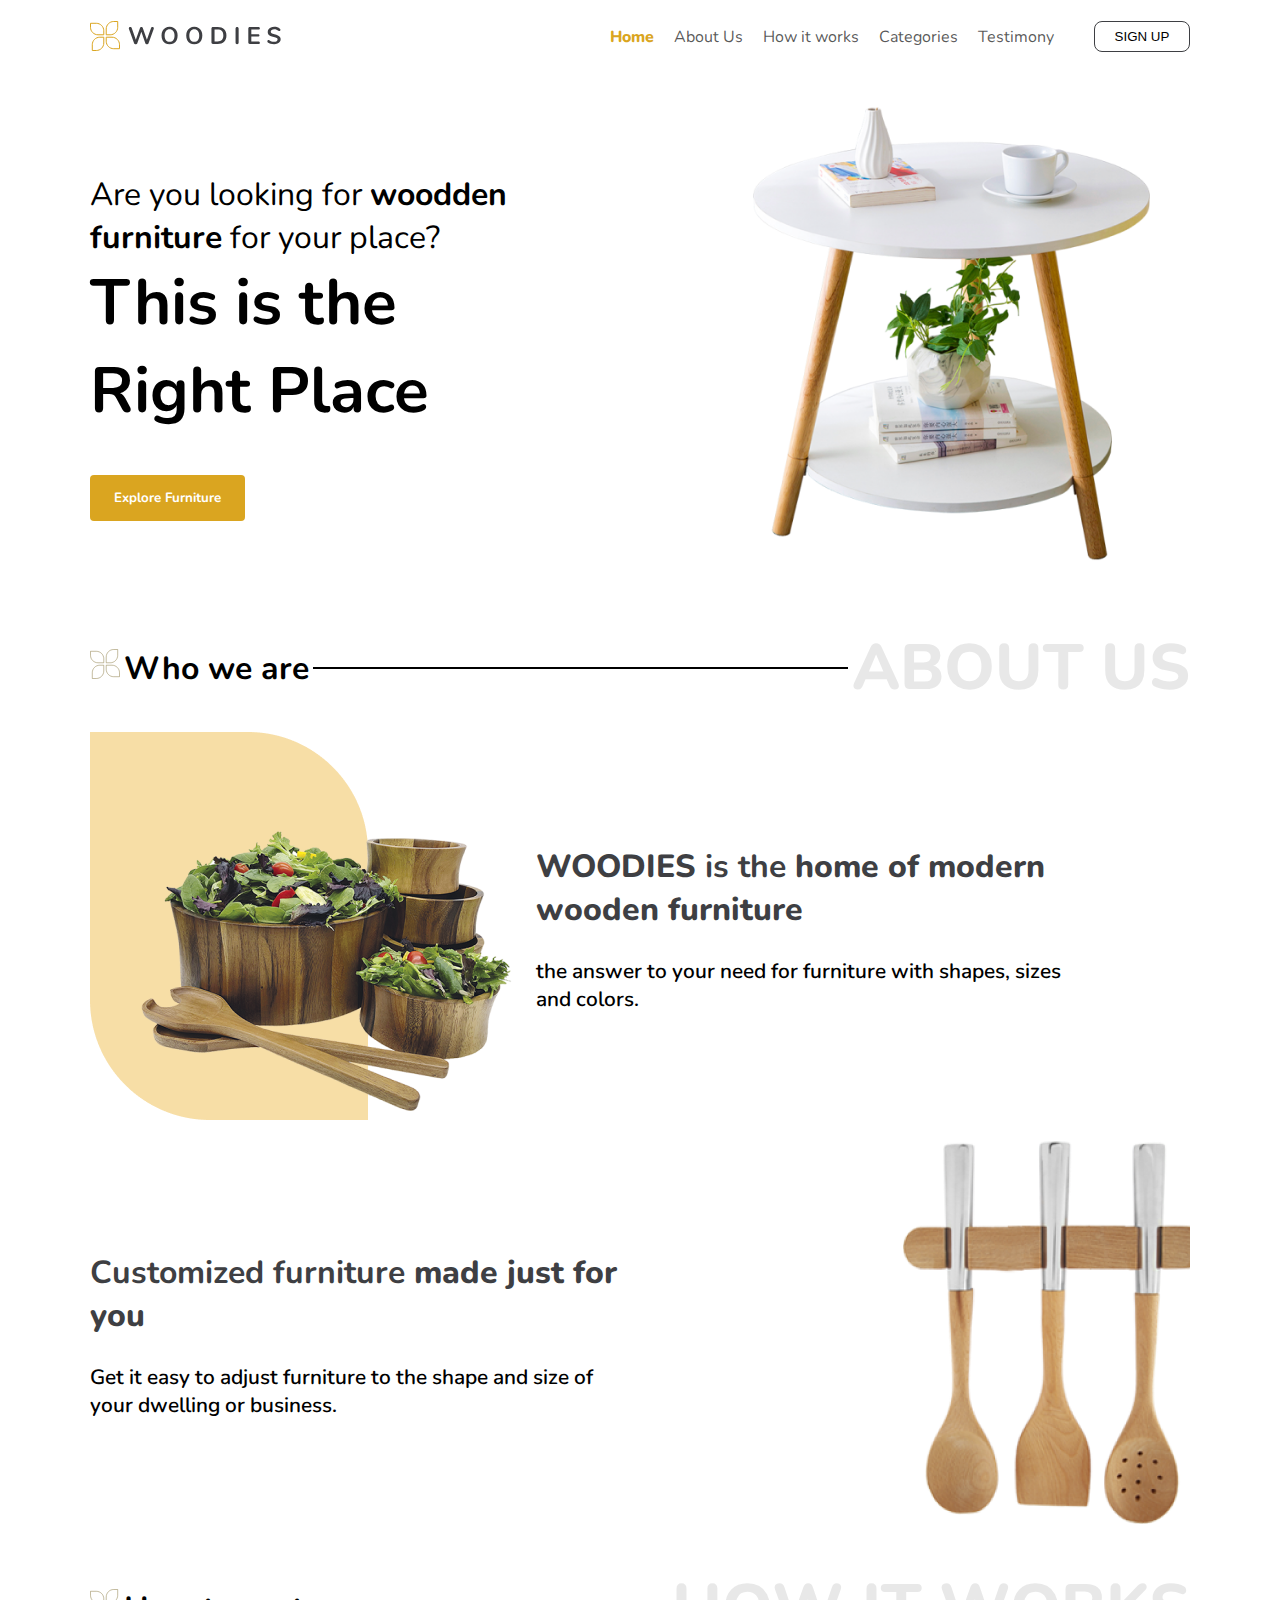
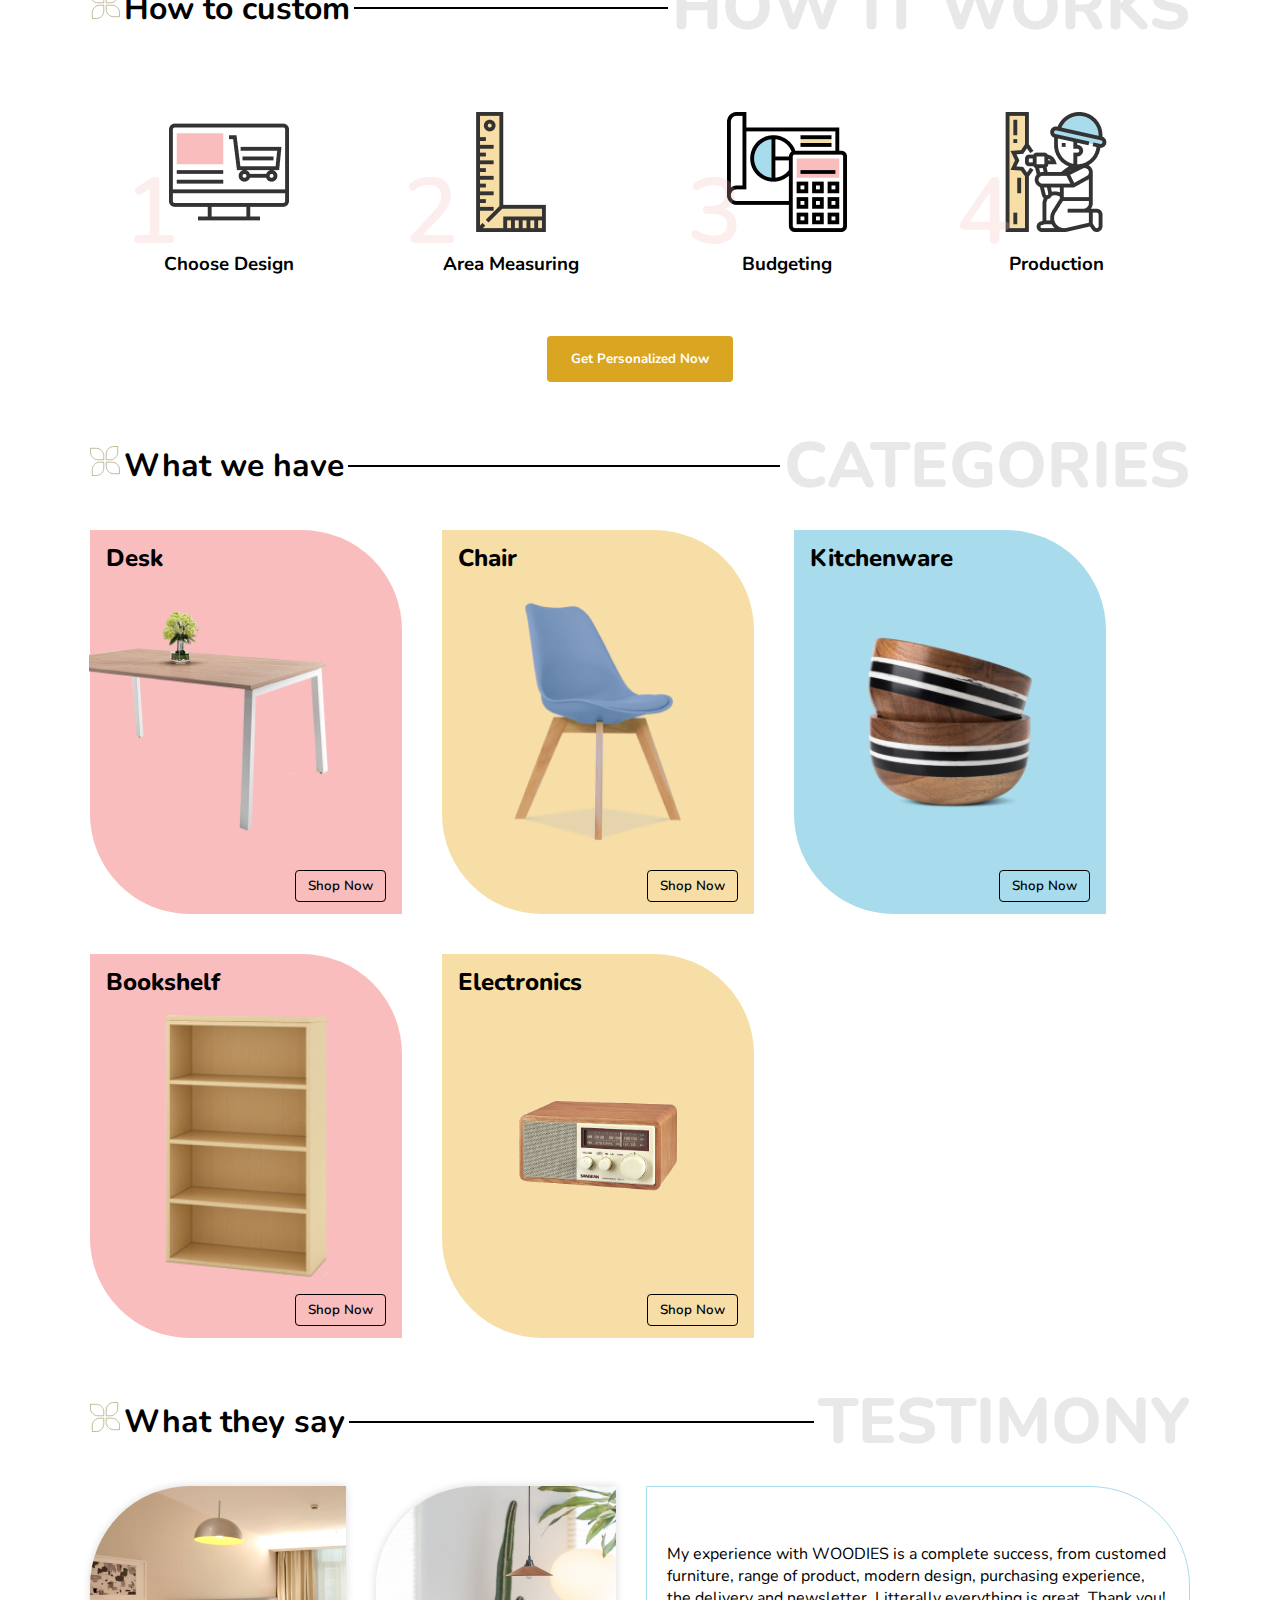
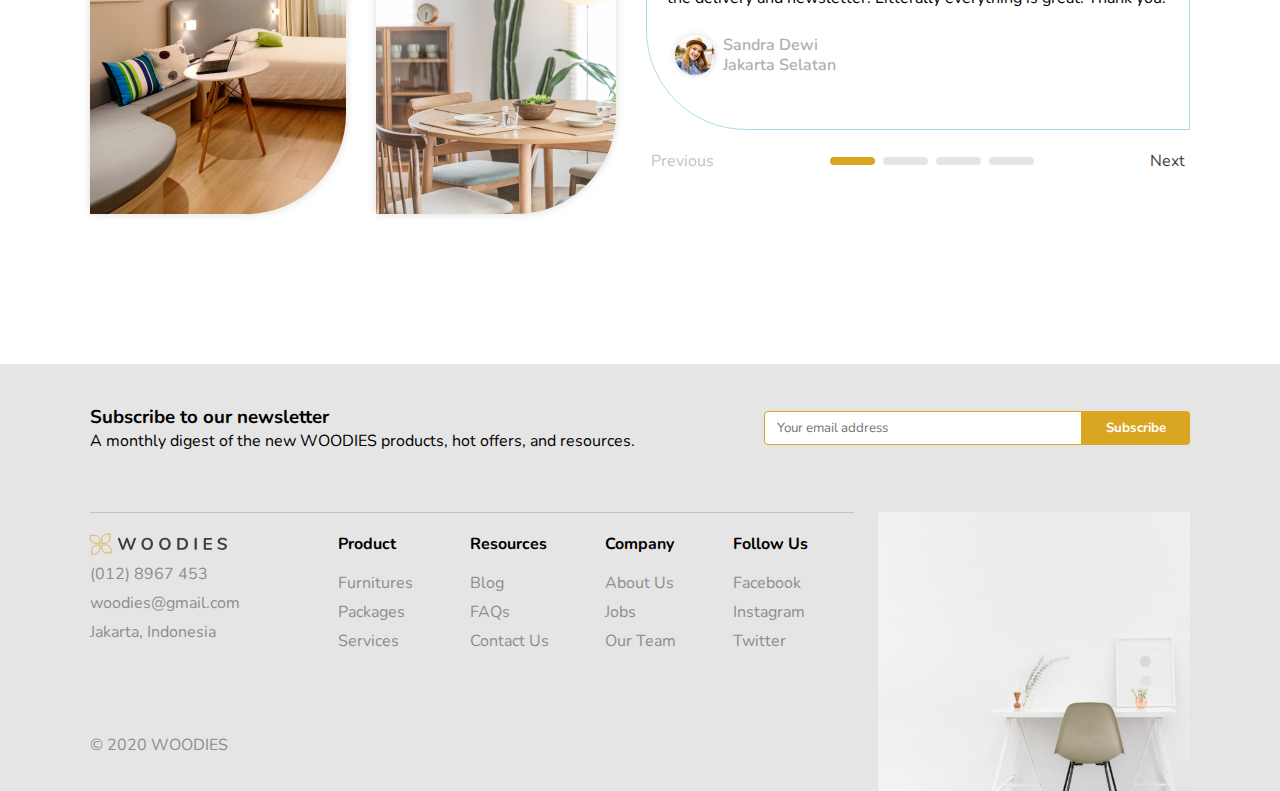
<file: woodies-shop/index.html>
<!DOCTYPE html>
<html lang="en">
    <head>
        <meta charset="UTF-8" />
        <meta name="viewport" content="width=device-width, initial-scale=1.0" />
        <title>Woodies - Furniture Shop</title>
        <link rel="stylesheet" href="./styles/main.css" />
        <link rel="shortcut icon" href="./assets/icon.svg" />

        <link
            href="https://fonts.googleapis.com/css2?family=Nunito:wght@400;600;700;800&display=swap"
            rel="stylesheet"
        />
        <link
            rel="stylesheet"
            href="https://use.fontawesome.com/releases/v5.15.1/css/all.css"
            integrity="sha384-vp86vTRFVJgpjF9jiIGPEEqYqlDwgyBgEF109VFjmqGmIY/Y4HV4d3Gp2irVfcrp"
            crossorigin="anonymous"
        />
    </head>
    <body>
        <div id="container">
            <header>
                <img src="./assets/logo.svg" alt="logo" class="logo" />
                <nav>
                    <a href="#" class="nav--link active">Home</a>
                    <a href="#" class="nav--link">About Us</a>
                    <a href="#" class="nav--link">How it works</a>
                    <a href="#" class="nav--link">Categories</a>
                    <a href="#" class="nav--link">Testimony</a>
                </nav>
                <button class="uppercase">Sign up</button>
            </header>

            <section id="hero-section" class="section">
                <h2 class="sub-heading">
                    Are you looking for
                    <span class="bold">woodden furniture</span> for your place?
                </h2>
                <h1 class="heading">This is the Right Place</h1>
                <button class="call-to-action">Explore Furniture</button>

                <img src="./assets/section-1.png" alt="image" />
            </section>

            <section id="about-us-section" class="section">
                <div class="section--heading">
                    <div class="section--heading__primary">Who we are</div>
                    <hr class="divider" />
                    <div class="section--heading__secondary">About Us</div>
                </div>
                <div class="image-section">
                    <img src="./assets/section-2-1.png" alt="image" />
                    <div class="image-section--content">
                        <h2>
                            <span class="bold">WOODIES</span> is the
                            <span class="bold"
                                >home of modern wooden furniture</span
                            >
                        </h2>
                        <p>
                            the answer to your need for furniture with shapes,
                            sizes and colors.
                        </p>
                    </div>
                </div>
                <div class="image-section">
                    <div class="image-section--content">
                        <h2>
                            Customized furniture
                            <span class="bold">made just for you</span>
                        </h2>
                        <p>
                            Get it easy to adjust furniture to the shape and
                            size of your dwelling or business.
                        </p>
                    </div>
                    <img src="./assets/section-2-2.png" alt="image" />
                </div>
            </section>

            <section id="how-to-section" class="section">
                <div class="section--heading">
                    <div class="section--heading__primary">How to custom</div>
                    <hr class="divider" />
                    <div class="section--heading__secondary">How it works</div>
                </div>
                <div class="content">
                    <div class="content--item" id="content--item-1">
                        <img
                            src="./assets/section-3-1.png"
                            alt="illustration"
                        />
                        <h3>Choose Design</h3>
                    </div>
                    <div class="content--item" id="content--item-1">
                        <img
                            src="./assets/section-3-2.png"
                            alt="illustration"
                        />
                        <h3>Area Measuring</h3>
                    </div>
                    <div class="content--item" id="content--item-1">
                        <img
                            src="./assets/section-3-3.png"
                            alt="illustration"
                        />
                        <h3>Budgeting</h3>
                    </div>
                    <div class="content--item" id="content--item-1">
                        <img
                            src="./assets/section-3-4.png"
                            alt="illustration"
                        />
                        <h3>Production</h3>
                    </div>
                </div>
                <button class="call-to-action">Get Personalized Now</button>
            </section>

            <section id="categories-section" class="section">
                <div class="section--heading">
                    <div class="section--heading__primary">What we have</div>
                    <hr class="divider" />
                    <div class="section--heading__secondary">categories</div>
                </div>
                <div class="content">
                    <div class="card">
                        <h4 class="card--title">Desk</h4>
                        <img
                            class="card--preview"
                            src="./assets/section-4-1.png"
                            alt=""
                        />
                        <button class="card--button">Shop Now</button>
                    </div>
                    <div class="card">
                        <h4 class="card--title">Chair</h4>
                        <img
                            class="card--preview"
                            src="./assets/section-4-2.png"
                            alt=""
                        />
                        <button class="card--button">Shop Now</button>
                    </div>
                    <div class="card">
                        <h4 class="card--title">Kitchenware</h4>
                        <img
                            class="card--preview"
                            src="./assets/section-4-3.png"
                            alt=""
                        />
                        <button class="card--button">Shop Now</button>
                    </div>
                    <div class="card">
                        <h4 class="card--title">Bookshelf</h4>
                        <img
                            class="card--preview"
                            src="./assets/section-4-4.png"
                            alt=""
                        />
                        <button class="card--button">Shop Now</button>
                    </div>
                    <div class="card">
                        <h4 class="card--title">Electronics</h4>
                        <img
                            class="card--preview"
                            src="./assets/section-4-5.png"
                            alt=""
                        />
                        <button class="card--button">Shop Now</button>
                    </div>
                </div>
            </section>

            <section id="testimonial-section" class="section">
                <div class="section--heading">
                    <div class="section--heading__primary">What they say</div>
                    <hr class="divider" />
                    <div class="section--heading__secondary">Testimony</div>
                </div>
                <div class="content">
                    <img
                        src="./assets/section-5-1.png"
                        class="image"
                        alt="image"
                    />
                    <img
                        src="./assets/section-5-2.png"
                        class="image"
                        alt="image"
                    />

                    <div class="testimonial-container">
                        <div class="testimonial-card">
                            <div class="star-section">
                                <i class="fas fa-star"></i>
                                <i class="fas fa-star"></i>
                                <i class="fas fa-star"></i>
                                <i class="fas fa-star"></i>
                                <i class="fas fa-star"></i>
                            </div>
                            <p class="testimonial-card--content">
                                My experience with WOODIES is a complete
                                success, from customed furniture, range of
                                product, modern design, purchasing experience,
                                the delivery and newsletter. Litterally
                                everything is great. Thank you!
                            </p>
                            <div class="testimonial-card--author">
                                <img
                                    class="author--image"
                                    src="./assets/user.png"
                                />
                                <span class="author--name">
                                    Sandra Dewi Jakarta Selatan
                                </span>
                            </div>
                        </div>
                        <div class="testimonial-controls">
                            <div
                                id="testimonial-left-button"
                                class="control-button disabled"
                            >
                                <i class="fas fa-long-arrow-alt-left"></i>
                                Previous
                            </div>

                            <div id="testimonial-bubbles">
                                <div
                                    class="bubble selected"
                                    id="bubble-1"
                                ></div>
                                <div class="bubble" id="bubble-2"></div>
                                <div class="bubble" id="bubble-3"></div>
                                <div class="bubble" id="bubble-4"></div>
                            </div>

                            <div
                                id="testimonial-right-button"
                                class="control-button"
                            >
                                Next
                                <i class="fas fa-long-arrow-alt-right"></i>
                            </div>
                        </div>
                    </div>
                </div>
            </section>
        </div>

        <footer>
            <div class="subscribe-section">
                <h3>Subscribe to our newsletter</h3>
                <p>
                    A monthly digest of the new WOODIES products, hot offers,
                    and resources.
                </p>
                <div class="input-container">
                    <input type="email" placeholder="Your email address" />
                    <button class="call-to-action">Subscribe</button>
                </div>
            </div>

            <div class="something">
                <div class="column brand">
                    <img src="./assets/logo.svg" alt="" class="logo" />

                    <div class="link" id="phone-number">(012) 8967 453</div>
                    <div class="link" id="email">woodies@gmail.com</div>
                    <div class="link" id="location">Jakarta, Indonesia</div>
                </div>
                <div class="column">
                    <h4 class="column--title">Product</h4>
                    <a href="#" class="link">Furnitures</a>
                    <a href="#" class="link">Packages</a>
                    <a href="#" class="link">Services</a>
                </div>
                <div class="column">
                    <h4 class="column--title">Resources</h4>
                    <a href="#" class="link">Blog</a>
                    <a href="#" class="link">FAQs</a>
                    <a href="#" class="link">Contact Us</a>
                </div>
                <div class="column">
                    <h4 class="column--title">Company</h4>
                    <a href="#" class="link">About Us</a>
                    <a href="#" class="link">Jobs</a>
                    <a href="#" class="link">Our Team</a>
                </div>
                <div class="column">
                    <h4 class="column--title">Follow Us</h4>
                    <a href="#" class="link">Facebook</a>
                    <a href="#" class="link">Instagram</a>
                    <a href="#" class="link">Twitter</a>
                </div>

                <p class="brand-rights">© 2020 WOODIES</p>
            </div>
            <img src="./assets/footer.png" alt="image" />
        </footer>
    </body>
</html>
</file>
<file: color-picker/style/main.css>
.roboto, .roboto-400, .roboto-500 {
  font-family: "Roboto";
}

.roboto-400 {
  font-weight: 400;
}

.roboto-500 {
  font-weight: 500;
}

input[type="range"] {
  -webkit-appearance: none;
  /* Hides the slider so that custom slider can be made */
  width: 100%;
  /* Specific width is required for Firefox. */
  background: transparent;
  /* Otherwise white in Chrome */
}

input[type="range"]::-webkit-slider-thumb {
  -webkit-appearance: none;
}

input[type="range"]:focus {
  outline: none;
  /* Removes the blue border. You should probably do some kind of focus styling for accessibility reasons though. */
}

input[type="range"]::-ms-track {
  width: 100%;
  cursor: pointer;
  /* Hides the slider so custom styles can be added */
  background: transparent;
  border-color: transparent;
  color: transparent;
}

body {
  height: 100vh;
  margin: 0;
  display: -webkit-box;
  display: -ms-flexbox;
  display: flex;
  -webkit-box-pack: center;
      -ms-flex-pack: center;
          justify-content: center;
  -webkit-box-align: center;
      -ms-flex-align: center;
          align-items: center;
}
</file>
<file: tour-and-travel-website/style/main.css>
.inter, .inter-400, header nav a.nav--link, .inter-500, .btn, .btn-primary,
.btn-secondary, header nav a.nav--link.selected, .inter-600, .inter-700 {
  font-family: "Inter";
}

.playfair-display, .playfair-display-700, .section .section--heading {
  font-family: "Playfair Display";
}

.mulish, .mulish-300, footer #inner #brand p, footer #inner .links-section .links-container, .section .section--description, .mulish-400, .mulish-700, footer #inner .links-section h4 {
  font-family: "Mulish";
}

.inter-400, header nav a.nav--link {
  font-weight: 400;
}

.inter-500, .btn, .btn-primary,
.btn-secondary, header nav a.nav--link.selected {
  font-weight: 500;
}

.inter-600 {
  font-weight: 600;
}

.inter-700 {
  font-weight: 700;
}

.playfair-display-700, .section .section--heading {
  font-weight: 700;
}

.mulish-300, footer #inner #brand p, footer #inner .links-section .links-container, .section .section--description {
  font-weight: 300;
}

.mulish-400 {
  font-weight: 400;
}

.mulish-700, footer #inner .links-section h4 {
  font-weight: 700;
}

a {
  text-decoration: none;
  color: inherit;
}

button {
  cursor: pointer;
}

.btn, .btn-primary,
.btn-secondary {
  --background: white;
  --color: #fb8f1d;
  padding: 8px 16px;
  font-size: 0.75em;
  border-radius: 8px;
  border: 1px solid #fb8f1d;
  background: var(--background);
  color: var(--color);
}

.btn-primary {
  --color: white;
  --background: #fb8f1d;
}

header {
  display: -webkit-box;
  display: -ms-flexbox;
  display: flex;
  gap: 20px;
  -webkit-box-align: center;
      -ms-flex-align: center;
          align-items: center;
  margin-top: 20px;
}

header nav {
  margin-left: auto;
  display: -webkit-box;
  display: -ms-flexbox;
  display: flex;
  gap: 20px;
}

header nav a.nav--link {
  color: #b8b3cd;
  font-size: 1em;
}

header nav a.nav--link.selected {
  color: #202336;
}

header .buttons-container {
  display: -webkit-box;
  display: -ms-flexbox;
  display: flex;
  gap: 18px;
}

footer {
  background-color: #f9f9fb;
  margin: 0;
  margin-top: 200px;
  padding-top: 60px;
}

footer #inner {
  width: 80vw;
  margin: auto;
  display: -webkit-box;
  display: -ms-flexbox;
  display: flex;
  gap: 60px;
}

footer #inner #brand {
  -webkit-box-flex: 2;
      -ms-flex: 2;
          flex: 2;
}

footer #inner #brand p {
  color: #848484;
  font-size: 1em;
  line-height: 28px;
  letter-spacing: 0em;
}

footer #inner .links-section {
  -webkit-box-flex: 1;
      -ms-flex: 1;
          flex: 1;
}

footer #inner .links-section .links-container {
  display: -webkit-box;
  display: -ms-flexbox;
  display: flex;
  -webkit-box-orient: vertical;
  -webkit-box-direction: normal;
      -ms-flex-direction: column;
          flex-direction: column;
  gap: 2px;
  font-size: 1em;
  line-height: 38px;
  letter-spacing: 0em;
  color: #848484;
}

footer hr {
  width: 80%;
  margin: 80px auto 20px auto;
}

footer #contact-social-media {
  margin: 10px auto 32px;
  width: -webkit-fit-content;
  width: -moz-fit-content;
  width: fit-content;
  height: 24px;
  display: -webkit-box;
  display: -ms-flexbox;
  display: flex;
  gap: 2em;
}

footer #contact-social-media i.fab {
  font-size: 24px;
}

:root {
  font-size: 18px;
}

* {
  -webkit-box-sizing: border-box;
          box-sizing: border-box;
}

body {
  margin: 0;
  padding: 0;
}

#container {
  width: 80vw;
  margin: auto;
}

.section {
  margin: 80px 0;
}

.section .section--description {
  font-size: 0.98em;
  line-height: 30px;
  letter-spacing: 0em;
  color: #7d7987;
}

#section-2 {
  display: -ms-grid;
  display: grid;
  -ms-grid-columns: 40% auto;
      grid-template-columns: 40% auto;
  -ms-grid-rows: auto auto auto;
      grid-template-rows: auto auto auto;
  grid-auto-flow: column;
  -webkit-column-gap: 40px;
          column-gap: 40px;
}

#section-2 .section--heading {
  -ms-flex-item-align: end;
      align-self: flex-end;
}

#section-2 img {
  width: 100%;
  height: auto;
  -ms-grid-row: 1;
  -ms-grid-row-span: 3;
  grid-row: 1 / 4;
}

#section-2 .section--description {
  width: 80%;
}

#section-2 .btn-primary {
  width: -webkit-fit-content;
  width: -moz-fit-content;
  width: fit-content;
  height: -webkit-fit-content;
  height: -moz-fit-content;
  height: fit-content;
}

#section-4 {
  display: -webkit-box;
  display: -ms-flexbox;
  display: flex;
  -webkit-box-align: center;
      -ms-flex-align: center;
          align-items: center;
}

#section-4 img {
  -ms-grid-row: 1;
  -ms-grid-row-span: 3;
  grid-row: 1 / 4;
  height: auto;
  width: 40%;
}

#section-4 .section--description {
  width: 72%;
}
</file>
<file: trafalgar-landing-page/style/main.css>
.mulish, .mulish-400, .testimonial-card .testimonial-card__user-details .testimonial-card__user-info, header nav a, .mulish-700, button, .testimonial-card .testimonial-card__user-details .testimonial-card__user-name, header nav a.selected, footer h4, .mulish-600, a, body {
  font-family: "Mulish";
}

.mulish-400, .testimonial-card .testimonial-card__user-details .testimonial-card__user-info, header nav a {
  font-weight: 400;
}

.mulish-700, button, .testimonial-card .testimonial-card__user-details .testimonial-card__user-name, header nav a.selected, footer h4 {
  font-weight: 700;
}

.mulish-600, a {
  font-weight: 600;
}

.material-icon, a[data-icon]::after, button::after, header .nav-icon::before {
  font-family: "Material Icons";
}

* {
  -webkit-box-sizing: border-box;
          box-sizing: border-box;
  margin: 0;
}

h1 {
  font-size: 2.8em;
}

@media (max-width: 600px) {
  h1 {
    font-size: 2rem;
  }
}

a,
button {
  cursor: pointer;
}

a {
  text-decoration: none;
  color: black;
  display: -webkit-inline-box;
  display: -ms-inline-flexbox;
  display: inline-flex;
  -webkit-box-align: end;
      -ms-flex-align: end;
          align-items: flex-end;
  height: -webkit-fit-content;
  height: -moz-fit-content;
  height: fit-content;
  color: #4089ed;
}

a[data-icon]::after {
  content: attr(data-icon);
  margin-left: 6px;
}

button {
  display: -webkit-inline-box;
  display: -ms-inline-flexbox;
  display: inline-flex;
  -webkit-box-align: center;
      -ms-flex-align: center;
          align-items: center;
  border-radius: 500px;
  font-size: 0.8em !important;
  border: 1px solid #6e6e6e;
  padding: 12px 24px !important;
  width: -webkit-fit-content;
  width: -moz-fit-content;
  width: fit-content;
  color: var(--color, black);
  background-color: var(--background-color, white);
  -webkit-transition: all 0.25s ease;
  transition: all 0.25s ease;
  min-width: 160px;
  -webkit-box-pack: center;
      -ms-flex-pack: center;
          justify-content: center;
}

button::after {
  margin-left: 6px;
  content: attr(data-icon);
}

button:hover {
  background-color: var(--color);
  color: var(--background-color);
}

.logo, .logo--light {
  fill: none;
  --text-color: #233348;
  --circle-color: #458ff6;
  --inner-t-color: white;
}

.logo .logo-text, .logo--light .logo-text {
  fill: var(--text-color);
}

.logo .logo-circle-bg, .logo--light .logo-circle-bg {
  fill: var(--circle-color);
}

.logo .inner-letter-t, .logo--light .inner-letter-t {
  fill: var(--inner-t-color);
}

.logo--light {
  --text-color: white;
  --circle-color: white;
  --inner-t-color: #5b9bf3;
}

.service-card {
  padding: 45px 32px;
  border-radius: 20px;
  display: -webkit-box;
  display: -ms-flexbox;
  display: flex;
  -webkit-box-orient: vertical;
  -webkit-box-direction: normal;
      -ms-flex-direction: column;
          flex-direction: column;
  gap: 20px;
  -webkit-box-shadow: 10px 40px 50px rgba(229, 233, 246, 0.4);
          box-shadow: 10px 40px 50px rgba(229, 233, 246, 0.4);
}

.service-card .service-card__img {
  max-width: 90px;
}

.service-card .service-card__description {
  max-width: 100% !important;
  text-align: left !important;
}

.article-card {
  background-color: white;
  width: 350px;
  border-radius: 20px;
  -webkit-box-shadow: 10px 40px 50px rgba(229, 233, 246, 0.4);
          box-shadow: 10px 40px 50px rgba(229, 233, 246, 0.4);
}

.article-card .article-card__preview {
  width: 100%;
}

.article-card .article-card__body {
  padding: 10px 20px;
  display: -webkit-box;
  display: -ms-flexbox;
  display: flex;
  -webkit-box-orient: vertical;
  -webkit-box-direction: normal;
      -ms-flex-direction: column;
          flex-direction: column;
  gap: 12px;
}

.article-card .article-card__body .article-card__heading {
  width: 85%;
}

.article-card .article-card__body .article-card__description {
  margin-bottom: 20px;
  max-width: 100% !important;
  text-align: left !important;
}

.article-card .article-card__body .article-card__read-more {
  margin-bottom: 10px;
}

.testimonial-card {
  display: -ms-grid;
  display: grid;
  -webkit-box-align: center;
      -ms-flex-align: center;
          align-items: center;
  color: inherit;
  -ms-grid-columns: (auto)[3];
      grid-template-columns: repeat(3, auto);
  -ms-grid-rows: 100%;
      grid-template-rows: 100%;
      grid-template-areas: "img details content";
  gap: 32px;
}

.testimonial-card .testimonial-card__user-img {
  -ms-grid-row: 1;
  -ms-grid-column: 1;
  grid-area: img;
  width: 100%;
  height: auto;
}

.testimonial-card .testimonial-card__user-details {
  -ms-grid-row: 1;
  -ms-grid-column: 2;
  grid-area: details;
  width: -webkit-max-content;
  width: -moz-max-content;
  width: max-content;
  display: -webkit-box;
  display: -ms-flexbox;
  display: flex;
  -webkit-box-orient: vertical;
  -webkit-box-direction: normal;
      -ms-flex-direction: column;
          flex-direction: column;
  margin-right: 120px;
}

.testimonial-card .testimonial-card__user-details .testimonial-card__user-name {
  width: -webkit-max-content;
  width: -moz-max-content;
  width: max-content;
}

.testimonial-card .testimonial-card__content {
  -ms-grid-row: 1;
  -ms-grid-column: 3;
  grid-area: content;
  max-width: 360px;
  line-height: 28px;
}

.testimonial-card .testimonial-card__content::before {
  content: '"';
}

.testimonial-card .testimonial-card__content::after {
  content: '"';
}

@media (max-width: 600px) {
  .testimonial-card {
    -ms-grid-columns: 80px auto;
        grid-template-columns: 80px auto;
    -ms-grid-rows: 90px auto;
        grid-template-rows: 90px auto;
        grid-template-areas: "img details" "content content";
    row-gap: 10px;
    -webkit-column-gap: 12px;
            column-gap: 12px;
  }
}

:root {
  font-size: 18px;
}

html,
body {
  overflow-x: hidden;
}

html {
  scroll-padding: 40px 0;
  scroll-behavior: smooth;
  -ms-scroll-snap-type: 100px;
      scroll-snap-type: 100px;
}

body {
  width: 80vw;
  margin: 36px auto;
}

@media (max-width: 600px) {
  body {
    margin: 20px auto;
    width: 92vw;
  }
}

body[data-nav-toggled="true"] .nav-icon::before {
  content: "close";
}

.button--primary {
  --background-color: #458ff6;
  --color: white;
  border: 1px solid var(--background-color);
  padding: 8px 30px;
  font-size: 1em;
}

.button--secondary {
  --background-color: #ffffff;
  --color: #458ff6;
  border: 1px solid #458ff6;
}

header {
  display: -webkit-box;
  display: -ms-flexbox;
  display: flex;
  -webkit-box-align: center;
      -ms-flex-align: center;
          align-items: center;
  -webkit-box-pack: justify;
      -ms-flex-pack: justify;
          justify-content: space-between;
  margin-bottom: 40px;
}

header .nav-icon {
  display: none;
}

header .nav-icon::before {
  content: "menu";
  font-size: 1.4rem;
}

@media (max-width: 600px) {
  header .nav-icon {
    display: block;
  }
}

header nav {
  display: -webkit-box;
  display: -ms-flexbox;
  display: flex;
  gap: 40px;
  -webkit-transition: all 0.3s ease-in-out, -webkit-transform none;
  transition: all 0.3s ease-in-out, -webkit-transform none;
  transition: transform none, all 0.3s ease-in-out;
  transition: transform none, all 0.3s ease-in-out, -webkit-transform none;
}

@media (max-width: 600px) {
  header nav {
    opacity: 0;
    -webkit-transform: scale(0);
            transform: scale(0);
    position: absolute;
  }
}

header nav a {
  color: #1f1534;
  font-size: 1em;
  opacity: 50%;
  -webkit-transition: all 0.25s ease;
  transition: all 0.25s ease;
  position: relative;
}

header nav a.selected {
  opacity: 100%;
}

header nav a::after {
  position: absolute;
  bottom: -6px;
  left: 50%;
  content: "";
  height: 3px;
  width: 0;
  background-color: #1b79fc;
  -webkit-transition: all 0.25s ease;
  transition: all 0.25s ease;
}

header nav a:hover {
  opacity: 100%;
}

header nav a:hover::after {
  left: 0;
  width: 100%;
}

header .toggled-nav {
  display: -webkit-box;
  display: -ms-flexbox;
  display: flex;
  -webkit-box-orient: vertical;
  -webkit-box-direction: normal;
      -ms-flex-direction: column;
          flex-direction: column;
  background-color: #ccddec;
  top: 10%;
  left: 0;
  right: 0;
  padding: 20px 0;
  -webkit-box-align: center;
      -ms-flex-align: center;
          align-items: center;
  gap: 16px;
  opacity: 1;
  -webkit-transform: scale(1);
          transform: scale(1);
}

#hero-section {
  height: 80vh;
  margin-bottom: 16vh;
  -webkit-box-align: center;
      -ms-flex-align: center;
          align-items: center;
}

@media (max-width: 600px) {
  #hero-section {
    height: 64vh;
  }
  #hero-section .button--primary {
    font-size: 1em !important;
  }
}

section {
  display: -webkit-box;
  display: -ms-flexbox;
  display: flex;
  margin-bottom: 240px;
  gap: 60px;
}

section h2 {
  font-size: 2em;
  position: relative;
  width: -webkit-fit-content;
  width: -moz-fit-content;
  width: fit-content;
  color: var(--color);
}

section h2::after {
  position: absolute;
  content: "";
  display: block;
  bottom: -50%;
  left: 0;
  right: 0;
  margin: auto;
  width: var(--underline-width, 32%);
  height: 3px;
  border-radius: 500px;
  background-color: var(--color, black);
}

@media (max-width: 600px) {
  section h2::after {
    bottom: -20%;
  }
}

section .section__description {
  width: -webkit-fit-content;
  width: -moz-fit-content;
  width: fit-content;
  text-align: center;
  max-width: 72%;
  color: #7d7987;
  line-height: 30px;
}

@media (max-width: 600px) {
  section {
    margin-bottom: 100px;
  }
  section .section__description {
    max-width: 90%;
  }
}

.section--image {
  display: -webkit-box;
  display: -ms-flexbox;
  display: flex;
  -webkit-box-align: center;
      -ms-flex-align: center;
          align-items: center;
  gap: 10%;
}

.section--image div {
  display: -webkit-box;
  display: -ms-flexbox;
  display: flex;
  -webkit-box-orient: vertical;
  -webkit-box-direction: normal;
      -ms-flex-direction: column;
          flex-direction: column;
  gap: 10px;
  min-width: 200px;
  width: 64%;
}

.section--image div h1,
.section--image div h2,
.section--image div p {
  max-width: 64%;
}

.section--image div h2 {
  margin-bottom: 40px;
}

.section--image div h2::after {
  content: "";
  margin: 0;
  width: 16%;
  bottom: -20%;
}

.section--image div p {
  color: #7d7987;
  line-height: 28px;
  margin-bottom: 32px;
}

.section--image .section--image__image {
  max-width: 40%;
  height: auto;
}

@media (max-width: 600px) {
  .section--image {
    -webkit-box-orient: vertical;
    -webkit-box-direction: reverse;
        -ms-flex-direction: column-reverse;
            flex-direction: column-reverse;
    gap: 20px;
  }
  .section--image div {
    width: 100%;
    -webkit-box-align: center;
        -ms-flex-align: center;
            align-items: center;
  }
  .section--image div h1,
  .section--image div h2,
  .section--image div p {
    max-width: 94%;
  }
  .section--image .section--image__image {
    width: 86%;
    -webkit-box-ordinal-group: 2;
        -ms-flex-order: 1;
            order: 1;
  }
}

.section--normal {
  -webkit-box-orient: vertical;
  -webkit-box-direction: normal;
      -ms-flex-direction: column;
          flex-direction: column;
  -webkit-box-align: center;
      -ms-flex-align: center;
          align-items: center;
}

@media (max-width: 600px) {
  .section--normal h2 {
    text-align: center;
  }
}

#testimonials {
  background: linear-gradient(208.18deg, #67c3f3 9.05%, #5a98f2 76.74%);
  padding: 40px 10px;
  color: white;
  border-radius: 24px;
  height: 360px;
}

@media (max-width: 600px) {
  #testimonials {
    height: 480px;
  }
}

#testimonials h2 {
  --color: white;
  --underline-width: 40px;
  margin-bottom: 0px;
}

#testimonials .testimonial-scroll {
  display: -webkit-box;
  display: -ms-flexbox;
  display: flex;
  -webkit-box-orient: vertical;
  -webkit-box-direction: normal;
      -ms-flex-direction: column;
          flex-direction: column;
  -webkit-box-align: center;
      -ms-flex-align: center;
          align-items: center;
}

#testimonials .testimonial-scroll .testimonial-card {
  margin: 24px 0 64px;
}

@media (max-width: 600px) {
  #testimonials .testimonial-scroll .testimonial-card {
    padding: 4px 20px;
    margin: 0 0 56px;
  }
}

#testimonials .testimonial-scroll .testimonial-scroll__scroll-controls {
  --color: #5b9bf3;
  --space: 18px;
  display: -webkit-box;
  display: -ms-flexbox;
  display: flex;
  -webkit-box-align: center;
      -ms-flex-align: center;
          align-items: center;
  gap: 8px;
}

#testimonials .testimonial-scroll .testimonial-scroll__scroll-controls i.material-icons {
  color: var(--color);
}

#testimonials .testimonial-scroll .testimonial-scroll__scroll-controls .previous {
  margin-right: var(--space);
}

#testimonials .testimonial-scroll .testimonial-scroll__scroll-controls .circle {
  font-size: 0.6em !important;
  opacity: 60%;
}

#testimonials .testimonial-scroll .testimonial-scroll__scroll-controls .circle.selected {
  opacity: 100%;
}

#testimonials .testimonial-scroll .testimonial-scroll__scroll-controls .next {
  margin-left: var(--space);
}

#testimonials .testimonial-scroll .testimonial-scroll__scroll-controls .previous,
#testimonials .testimonial-scroll .testimonial-scroll__scroll-controls .next,
#testimonials .testimonial-scroll .testimonial-scroll__scroll-controls .circle {
  cursor: pointer;
  -webkit-transition: all 0.25s ease;
  transition: all 0.25s ease;
}

#testimonials .testimonial-scroll .testimonial-scroll__scroll-controls .previous:hover,
#testimonials .testimonial-scroll .testimonial-scroll__scroll-controls .next:hover,
#testimonials .testimonial-scroll .testimonial-scroll__scroll-controls .circle:hover {
  opacity: 40%;
}

.service-cards-container {
  display: -webkit-box;
  display: -ms-flexbox;
  display: flex;
  -ms-flex-wrap: wrap;
      flex-wrap: wrap;
  width: 100%;
  gap: 20px;
  -webkit-box-pack: center;
      -ms-flex-pack: center;
          justify-content: center;
}

.service-cards-container .service-card {
  width: 28%;
}

@media (max-width: 600px) {
  .service-cards-container {
    -webkit-box-orient: vertical;
    -webkit-box-direction: normal;
        -ms-flex-direction: column;
            flex-direction: column;
  }
  .service-cards-container .service-card {
    width: 100%;
  }
}

.article-cards-container {
  gap: 16px;
  display: -webkit-box;
  display: -ms-flexbox;
  display: flex;
}

@media (max-width: 600px) {
  .article-cards-container {
    -webkit-box-orient: vertical;
    -webkit-box-direction: normal;
        -ms-flex-direction: column;
            flex-direction: column;
  }
}

footer {
  position: absolute;
  left: 0;
  right: 0;
  padding: 80px 10vw;
  color: white;
  display: -ms-grid;
  display: grid;
  -ms-grid-columns: 2fr 1fr 1fr 1fr;
      grid-template-columns: 2fr 1fr 1fr 1fr;
  gap: 100px;
  background: linear-gradient(183.41deg, #67c3f3 -8.57%, #5a98f2 82.96%);
  -webkit-box-align: center;
      -ms-flex-align: center;
          align-items: center;
}

footer #about {
  display: -webkit-box;
  display: -ms-flexbox;
  display: flex;
  -webkit-box-orient: vertical;
  -webkit-box-direction: normal;
      -ms-flex-direction: column;
          flex-direction: column;
  gap: 20px;
}

footer .link-section {
  display: -webkit-box;
  display: -ms-flexbox;
  display: flex;
  -webkit-box-orient: vertical;
  -webkit-box-direction: normal;
      -ms-flex-direction: column;
          flex-direction: column;
  gap: 10px;
}

footer h4 {
  margin-bottom: 1em;
}

footer a {
  color: white;
}

@media (max-width: 600px) {
  footer {
    -ms-grid-columns: 100%;
        grid-template-columns: 100%;
    -ms-grid-rows: (auto)[4];
        grid-template-rows: repeat(4, auto);
    gap: 20px;
  }
  footer .link-section {
    gap: 6px;
  }
  footer h4 {
    margin-bottom: 0.6em;
  }
}
</file>
<file: woodies-shop/styles/main.css>
.nunito, .nunito-400, header nav .nav--link, #hero-section .sub-heading, footer .subscribe-section .input-container input, .nunito-600, #about-us-section .image-section .image-section--content, #how-to-section .content .content--item::before, #categories-section .content .card .card--button, #testimonial-section .content .testimonial-container .testimonial-card .testimonial-card--author .author--name, .nunito-700, .bold, #hero-section .heading, .section .section--heading .section--heading__primary, .call-to-action, .nunito-800, header nav .nav--link.active, #categories-section .content .card .card--title, .section .section--heading .section--heading__secondary, body {
  font-family: "Nunito";
}

.nunito-400, header nav .nav--link, #hero-section .sub-heading, footer .subscribe-section .input-container input {
  font-weight: 400;
}

.nunito-600, #about-us-section .image-section .image-section--content, #how-to-section .content .content--item::before, #categories-section .content .card .card--button, #testimonial-section .content .testimonial-container .testimonial-card .testimonial-card--author .author--name {
  font-weight: 600;
}

.nunito-700, .bold, #hero-section .heading, .section .section--heading .section--heading__primary, .call-to-action {
  font-weight: 700;
}

.nunito-800, header nav .nav--link.active, #categories-section .content .card .card--title, .section .section--heading .section--heading__secondary {
  font-weight: 800;
}

.uppercase, .section .section--heading .section--heading__secondary {
  text-transform: uppercase;
}

.flex, .flex--column, #how-to-section, #how-to-section .content .content--item, #categories-section .content .card, .column, header, header nav, #about-us-section .image-section, #how-to-section .content, #categories-section .content, #testimonial-section .content, .testimonial-controls, .testimonial-controls #testimonial-bubbles, footer .subscribe-section .input-container, .section .section--heading {
  display: -webkit-box;
  display: -ms-flexbox;
  display: flex;
}

.flex--column, #how-to-section, #how-to-section .content .content--item, #categories-section .content .card, .column {
  -webkit-box-orient: vertical;
  -webkit-box-direction: normal;
      -ms-flex-direction: column;
          flex-direction: column;
}

a {
  text-decoration: none;
  color: inherit;
}

button {
  cursor: pointer;
}

header {
  -webkit-box-align: center;
      -ms-flex-align: center;
          align-items: center;
  -webkit-box-pack: justify;
      -ms-flex-pack: justify;
          justify-content: space-between;
}

header nav {
  margin-left: auto;
  margin-right: 40px;
  gap: 20px;
}

header nav .nav--link {
  font-size: 1em;
  line-height: 22px;
  color: rgba(34, 34, 34, 0.75);
  -webkit-transition: all 0.3s ease;
  transition: all 0.3s ease;
}

header nav .nav--link.active {
  color: #daa520;
}

header nav .nav--link.active:hover {
  color: rgba(218, 165, 32, 0.85);
}

header nav .nav--link:hover {
  color: rgba(34, 34, 34, 0.45);
}

header button {
  background: transparent;
  border-radius: 8px;
  border: 1px solid #3e3f43;
  padding: 7px 20px;
  -webkit-transition: all 0.2s ease;
  transition: all 0.2s ease;
}

header button:hover {
  background: #daa520;
  color: white;
  border-color: #daa520;
}

#hero-section {
  display: -ms-grid;
  display: grid;
  -ms-grid-columns: (auto)[2];
      grid-template-columns: repeat(2, auto);
  -ms-grid-rows: (auto)[4];
      grid-template-rows: repeat(4, auto);
}

#hero-section .heading,
#hero-section .sub-heading {
  margin: 0;
}

#hero-section .sub-heading {
  margin-top: 80px;
  font-size: 2em;
  max-width: 460px;
}

#hero-section .heading {
  font-size: 4em;
  max-width: 460px;
  margin-bottom: 40px;
}

#hero-section img {
  -ms-grid-column: 2;
  grid-column: 2;
  -ms-grid-row: 1;
  -ms-grid-row-span: 4;
  grid-row: 1 / 5;
  width: 80%;
  justify-self: flex-end;
}

#about-us-section .image-section {
  gap: 20px;
  -webkit-box-align: center;
      -ms-flex-align: center;
          align-items: center;
  margin: 20px 0;
}

#about-us-section .image-section .image-section--content {
  max-width: 50%;
}

#about-us-section .image-section .image-section--content h2 {
  font-size: 2em;
  color: #3e3f43;
}

#about-us-section .image-section .image-section--content h2 span.bold {
  font-weight: 800 !important;
}

#about-us-section .image-section .image-section--content p {
  font-size: 1.3em;
}

#about-us-section .image-section:nth-child(3) img {
  margin-left: auto;
}

#how-to-section {
  counter-reset: my-counter;
}

#how-to-section .content {
  margin: 40px 0;
  -ms-flex-pack: distribute;
      justify-content: space-around;
}

#how-to-section .content .content--item {
  -webkit-box-align: center;
      -ms-flex-align: center;
          align-items: center;
  position: relative;
}

#how-to-section .content .content--item::before {
  counter-increment: my-counter;
  content: counter(my-counter);
  font-size: 5.8em;
  color: rgba(249, 189, 189, 0.25);
  position: absolute;
  left: -40px;
  top: 20%;
}

#how-to-section button {
  -ms-flex-item-align: center;
      -ms-grid-row-align: center;
      align-self: center;
}

#categories-section .content {
  gap: 40px;
  -ms-flex-wrap: wrap;
      flex-wrap: wrap;
}

#categories-section .content .card {
  border-radius: 0 100px;
  width: -webkit-fit-content;
  width: -moz-fit-content;
  width: fit-content;
  min-width: 280px;
  height: 360px;
  padding: 12px 16px;
}

#categories-section .content .card .card--title {
  margin: 0;
  font-size: 24px;
}

#categories-section .content .card .card--preview {
  width: 60%;
  margin: auto;
}

#categories-section .content .card .card--button {
  -ms-flex-item-align: end;
      align-self: flex-end;
  width: -webkit-fit-content;
  width: -moz-fit-content;
  width: fit-content;
  border-radius: 4px;
  border: 1px solid black;
  background: transparent;
  padding: 6px 12px;
}

#categories-section .content .card:first-child .card--preview {
  width: 86%;
  position: relative;
  left: -36px;
}

#categories-section .content .card:nth-child(3n + 1) {
  background-color: #f9bdbd;
}

#categories-section .content .card:nth-child(3n + 2) {
  background-color: #f7dea6;
}

#categories-section .content .card:nth-child(3n) {
  background-color: #a8dcec;
}

#testimonial-section .content {
  -webkit-box-pack: justify;
      -ms-flex-pack: justify;
          justify-content: space-between;
  gap: 30px;
}

#testimonial-section .content .image {
  border-radius: 100px 0;
  -webkit-box-shadow: 0px 0px 8px rgba(0, 0, 0, 0.15);
          box-shadow: 0px 0px 8px rgba(0, 0, 0, 0.15);
}

#testimonial-section .content .testimonial-container .testimonial-card {
  border: 1px solid #a8dcec;
  border-radius: 0 100px;
  padding: 40px 20px;
}

#testimonial-section .content .testimonial-container .testimonial-card .star-section i.fa-star {
  color: #ffc107;
}

#testimonial-section .content .testimonial-container .testimonial-card .testimonial-card--author {
  width: -webkit-fit-content;
  width: -moz-fit-content;
  width: fit-content;
  display: -webkit-inline-box;
  display: -ms-inline-flexbox;
  display: inline-flex;
  -webkit-box-align: center;
      -ms-flex-align: center;
          align-items: center;
  height: 60px;
}

#testimonial-section .content .testimonial-container .testimonial-card .testimonial-card--author .author--image {
  -ms-grid-row: 1;
  -ms-grid-row-span: 2;
  grid-row: 1 / 3;
}

#testimonial-section .content .testimonial-container .testimonial-card .testimonial-card--author .author--name {
  display: inline-block;
  height: -webkit-fit-content;
  height: -moz-fit-content;
  height: fit-content;
  line-height: 20px;
  color: #afafaf;
  max-width: 140px;
}

.testimonial-controls {
  -webkit-box-align: center;
      -ms-flex-align: center;
          align-items: center;
  -webkit-box-pack: justify;
      -ms-flex-pack: justify;
          justify-content: space-between;
  margin-top: 20px;
  color: #3e3f43;
}

.testimonial-controls .disabled {
  color: #c4c4c4;
}

.testimonial-controls #testimonial-bubbles {
  gap: 8px;
}

.testimonial-controls #testimonial-bubbles .bubble {
  background-color: #e5e5e5;
  width: 45px;
  height: 8px !important;
  border-radius: 20px;
  -webkit-transition: background-color 0.2s ease;
  transition: background-color 0.2s ease;
  cursor: pointer;
}

.testimonial-controls #testimonial-bubbles .bubble.selected {
  background-color: #daa520;
}

.testimonial-controls .control-button {
  display: -webkit-inline-box;
  display: -ms-inline-flexbox;
  display: inline-flex;
  -webkit-box-align: center;
      -ms-flex-align: center;
          align-items: center;
  gap: 5px;
  cursor: pointer;
}

footer {
  padding: 40px var(--body-padding) 0;
  background-color: #e5e5e5;
  display: -ms-grid;
  display: grid;
  -ms-grid-columns: (auto)[2];
      grid-template-columns: repeat(2, auto);
  -ms-grid-rows: (auto)[2];
      grid-template-rows: repeat(2, auto);
  margin-top: 150px;
}

footer .subscribe-section {
  -ms-grid-column: 1;
  -ms-grid-column-span: 2;
  grid-column: 1 / 3;
  display: -ms-grid;
  display: grid;
  -ms-grid-columns: (auto)[2];
      grid-template-columns: repeat(2, auto);
  -ms-grid-rows: (auto)[2];
      grid-template-rows: repeat(2, auto);
      grid-template-areas: "heading input" "message input";
  -webkit-box-align: center;
      -ms-flex-align: center;
          align-items: center;
  margin-bottom: 60px;
}

footer .subscribe-section h3 {
  -ms-grid-row: 1;
  -ms-grid-column: 1;
  grid-area: heading;
  margin: 0;
}

footer .subscribe-section p {
  margin: 0;
  -ms-grid-row: 2;
  -ms-grid-column: 1;
  grid-area: message;
}

footer .subscribe-section .input-container {
  -ms-grid-row: 1;
  -ms-grid-row-span: 2;
  -ms-grid-column: 2;
  grid-area: input;
  height: -webkit-fit-content;
  height: -moz-fit-content;
  height: fit-content;
}

footer .subscribe-section .input-container input {
  display: block;
  border: 1px solid #daa520;
  border-radius: 4px;
  -webkit-box-flex: 1;
      -ms-flex: 1;
          flex: 1;
  border-top-right-radius: 0;
  border-bottom-right-radius: 0;
  padding-left: 12px;
}

footer .subscribe-section .input-container button {
  padding: 8px 24px;
  border-top-left-radius: 0;
  border-bottom-left-radius: 0;
}

footer .something {
  display: -ms-grid;
  display: grid;
  -ms-grid-columns: (auto)[5];
      grid-template-columns: repeat(5, auto);
  -ms-grid-rows: (auto)[2];
      grid-template-rows: repeat(2, auto);
  border-top: 1px solid #c4c4c4;
  padding-top: 20px;
  gap: 10px;
  width: 136%;
}

footer .something .column--title {
  margin-top: 0;
  margin-bottom: 10px;
}

footer .something .link {
  display: block;
  color: #8d8d8d;
}

footer .something .brand-rights {
  display: -webkit-inline-box;
  display: -ms-inline-flexbox;
  display: inline-flex;
  color: #8d8d8d;
  -ms-grid-column: 1;
  -ms-grid-column-span: 5;
  grid-column: 1 / 6;
  text-align: center;
  -webkit-box-align: center;
      -ms-flex-align: center;
          align-items: center;
}

footer img {
  justify-self: flex-end;
  width: 58%;
}

.column {
  gap: 7px;
}

.section {
  margin: 40px 0;
}

.section .section--heading {
  -webkit-box-align: center;
      -ms-flex-align: center;
          align-items: center;
  gap: 4px;
  margin-bottom: 20px;
}

.section .section--heading .section--heading__primary {
  display: -webkit-inline-box;
  display: -ms-inline-flexbox;
  display: inline-flex;
  -webkit-box-align: center;
      -ms-flex-align: center;
          align-items: center;
  font-size: 2em;
}

.section .section--heading .section--heading__primary::before {
  content: url("./../assets/logo-icon.svg");
  vertical-align: center;
  display: -webkit-inline-box;
  display: -ms-inline-flexbox;
  display: inline-flex;
  -webkit-box-align: center;
      -ms-flex-align: center;
          align-items: center;
  margin-right: 4px;
}

.section .section--heading .divider {
  -webkit-box-flex: 1;
      -ms-flex: 1;
          flex: 1;
  border: 1px solid #000000;
}

.section .section--heading .section--heading__secondary {
  font-size: 4em;
  color: rgba(34, 34, 34, 0.1);
}

.call-to-action {
  width: -webkit-fit-content;
  width: -moz-fit-content;
  width: fit-content;
  color: white;
  background: #daa520;
  border: none;
  padding: 14px 24px;
  border-radius: 4px;
  -webkit-transition: background-color 0.2s ease;
  transition: background-color 0.2s ease;
}

.call-to-action:hover {
  background-color: rgba(218, 165, 32, 0.8);
}

:root {
  font-family: 18px;
}

body {
  margin: 0;
  padding: 0;
  --container-width: 86vw;
  --body-padding: calc((100vw - var(--container-width)) / 2);
}

#container {
  width: var(--container-width);
  margin: 20px auto;
}
</file>
<file: seo-optimization/style/main.css>
.uppercase, footer .group .group--title, footer .group .group--content .group--item {
  text-transform: uppercase;
}

.reset-a {
  text-decoration: none;
}

.roboto, .roboto-400, .roboto-500, .roboto-700 {
  font-family: "Roboto";
}

.raleway, .raleway-400, .raleway-600, .raleway-700, .raleway-800, body {
  font-family: "Raleway";
}

.roboto-400 {
  font-weight: 400;
}

.roboto-500 {
  font-weight: 500;
}

.roboto-700 {
  font-weight: 700;
}

.raleway-400 {
  font-weight: 400;
}

.raleway-600 {
  font-weight: 600;
}

.raleway-700 {
  font-weight: 700;
}

.raleway-800 {
  font-weight: 800;
}

body {
  margin: 0;
}

.icon {
  background-color: #383838;
  color: white;
  border-radius: 100px;
  display: -webkit-inline-box;
  display: -ms-inline-flexbox;
  display: inline-flex;
  -webkit-box-pack: center;
      -ms-flex-pack: center;
          justify-content: center;
  -webkit-box-align: center;
      -ms-flex-align: center;
          align-items: center;
}

.brand-icon {
  width: 28px;
  height: 28px;
}

header {
  display: -webkit-box;
  display: -ms-flexbox;
  display: flex;
}

#hero-section {
  padding: 40px;
}

#hero-section .title {
  font-size: 2.4em;
  max-width: 300px;
}

#hero-section .text {
  max-width: 400px;
  color: rgba(51, 51, 51, 0.5);
}

#hero-section .bg-image {
  position: absolute;
  top: 0;
  right: 0;
  height: 100%;
}

footer {
  display: -webkit-box;
  display: -ms-flexbox;
  display: flex;
  -webkit-box-pack: space-evenly;
      -ms-flex-pack: space-evenly;
          justify-content: space-evenly;
}

footer .group .group--title {
  width: -webkit-fit-content;
  width: -moz-fit-content;
  width: fit-content;
  margin-bottom: 30px;
}

footer .group .group--title::after {
  content: "";
  display: block;
  width: 40%;
  height: 2px;
  background-color: #00a692;
  position: relative;
  bottom: -8px;
}

footer .group .group--content {
  display: -webkit-box;
  display: -ms-flexbox;
  display: flex;
  -webkit-box-orient: vertical;
  -webkit-box-direction: normal;
      -ms-flex-direction: column;
          flex-direction: column;
  gap: 12px;
  font-weight: 500;
}

footer #recent-blog .blog-post {
  opacity: 50%;
}

footer #recent-blog .blog-post .blog-post--title {
  margin: 2px 0;
  font-weight: 600;
}

footer #recent-blog .blog-post .blog-post--text {
  max-width: 300px;
}

footer #social-media .group--content {
  display: -webkit-box;
  display: -ms-flexbox;
  display: flex;
  -webkit-box-orient: vertical;
  -webkit-box-direction: normal;
      -ms-flex-direction: column;
          flex-direction: column;
  gap: 10px;
}

footer #social-media .group--content .brand-name {
  text-transform: initial;
  margin-left: 6px;
}
</file>
